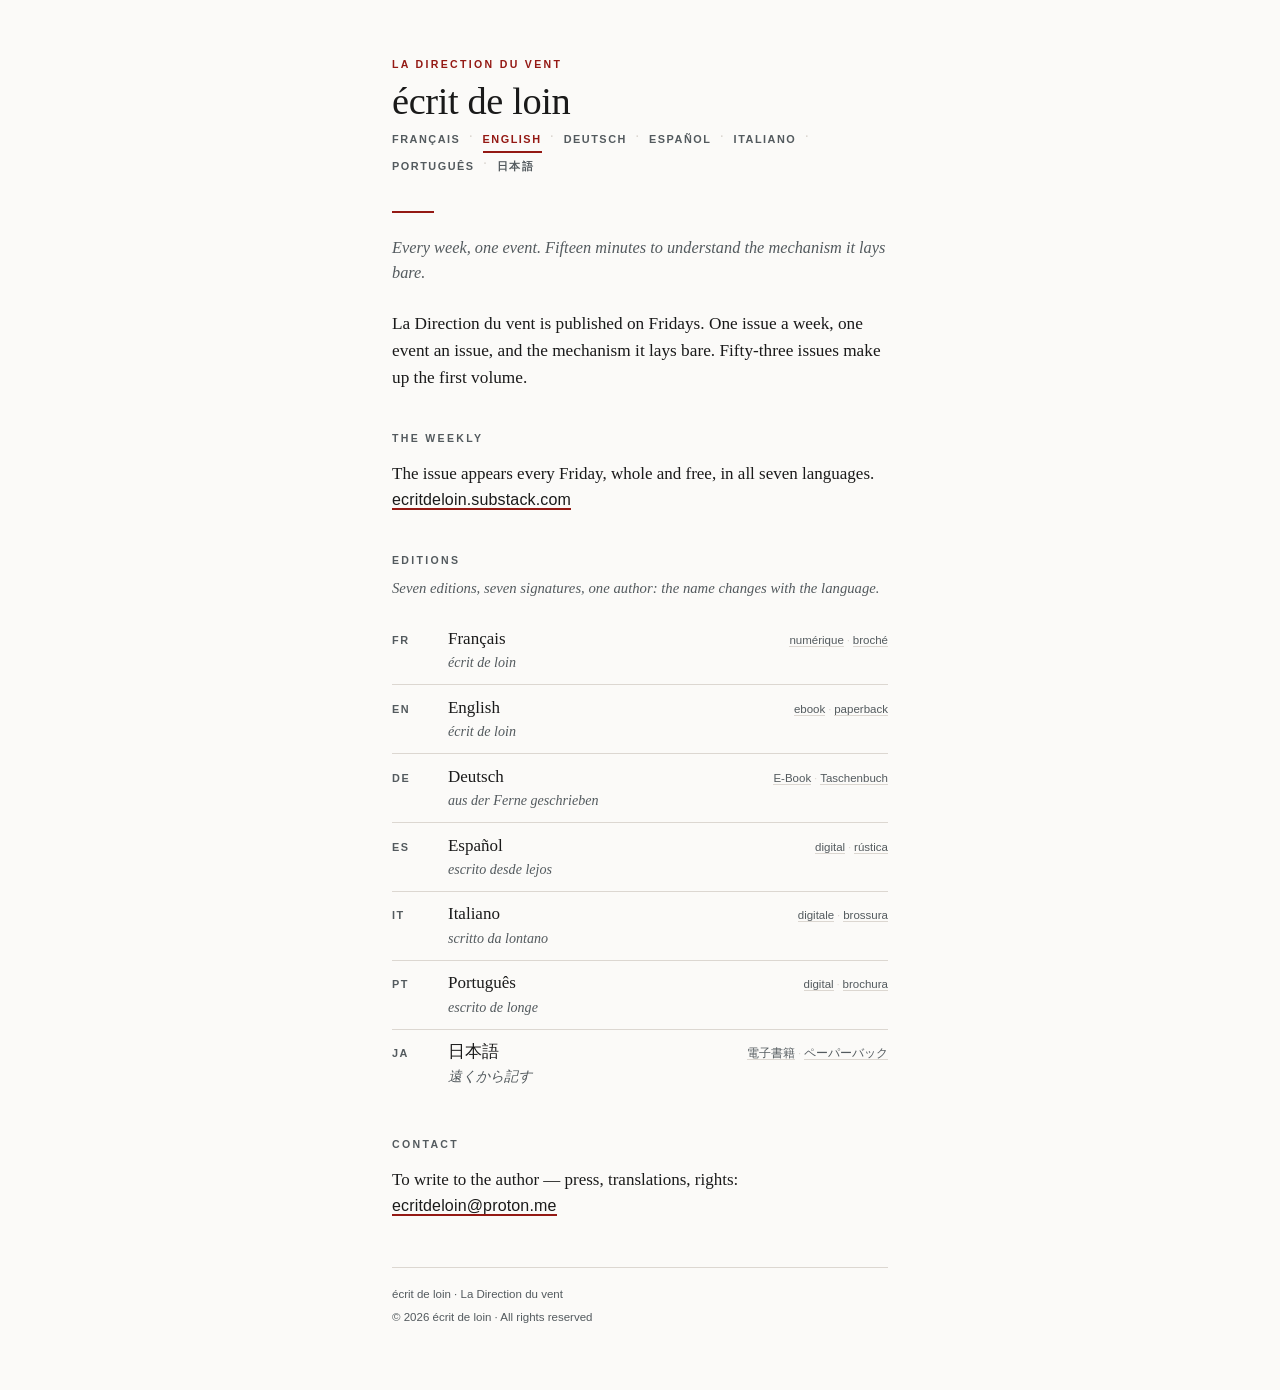
<file: index.html>
<!doctype html>
<html lang="en">
<head>
<meta charset="utf-8">
<meta name="viewport" content="width=device-width,initial-scale=1">
<title>Every week, one event — La Direction du vent</title>
<meta name="description" content="Fifteen minutes to understand the mechanism it lays bare. One issue a week, on Fridays. Fifty-three issues make up the first volume, in seven languages.">
<link rel="canonical" href="https://ecritdeloin.github.io/">
<link rel="alternate" hreflang="x-default" href="https://ecritdeloin.github.io/">
<link rel="alternate" hreflang="fr" href="https://ecritdeloin.github.io/fr/">
<link rel="alternate" hreflang="en" href="https://ecritdeloin.github.io/en/">
<link rel="alternate" hreflang="de" href="https://ecritdeloin.github.io/de/">
<link rel="alternate" hreflang="es" href="https://ecritdeloin.github.io/es/">
<link rel="alternate" hreflang="it" href="https://ecritdeloin.github.io/it/">
<link rel="alternate" hreflang="pt" href="https://ecritdeloin.github.io/pt/">
<link rel="alternate" hreflang="ja" href="https://ecritdeloin.github.io/ja/">
<link rel="icon" type="image/png" href="https://ecritdeloin.github.io/logo.png">
<meta property="og:type" content="website">
<meta property="og:site_name" content="La Direction du vent">
<meta property="og:title" content="Every week, one event — La Direction du vent">
<meta property="og:description" content="Fifteen minutes to understand the mechanism it lays bare. One issue a week, on Fridays. Fifty-three issues make up the first volume, in seven languages.">
<meta property="og:url" content="https://ecritdeloin.github.io/">
<meta property="og:locale" content="en_GB">
<meta property="og:locale:alternate" content="fr_FR">
<meta property="og:locale:alternate" content="de_DE">
<meta property="og:locale:alternate" content="es_ES">
<meta property="og:locale:alternate" content="it_IT">
<meta property="og:locale:alternate" content="pt_PT">
<meta property="og:locale:alternate" content="ja_JP">
<meta property="og:image" content="https://ecritdeloin.github.io/logo.png">
<meta name="twitter:card" content="summary">
<meta name="twitter:title" content="Every week, one event — La Direction du vent">
<meta name="twitter:description" content="Fifteen minutes to understand the mechanism it lays bare. One issue a week, on Fridays. Fifty-three issues make up the first volume, in seven languages.">
<meta name="twitter:image" content="https://ecritdeloin.github.io/logo.png">
<style>
  :root{
    --paper:#fbfaf8; --ink:#1a1a1a; --steel:#535a5e;
    --cayenne:#941914; --rule:#dcd7d1;
    --serif:"Iowan Old Style","Palatino Linotype",Palatino,Georgia,"Times New Roman",serif;
    --sans:"Helvetica Neue",Helvetica,Arial,sans-serif;
  }
  *{box-sizing:border-box}
  body{
    margin:0; background:var(--paper); color:var(--ink);
    font-family:var(--serif); font-size:17px; line-height:1.55;
    -webkit-font-smoothing:antialiased;
  }
  .sheet{max-width:34rem; margin:0 auto; padding:3.5rem 1.5rem 4rem}

  .rub{
    font-family:var(--sans); font-size:.66rem; font-weight:600;
    letter-spacing:.22em; text-transform:uppercase; color:var(--cayenne);
    margin:0 0 .5rem;
  }
  h1{
    font-family:var(--serif); font-weight:400; font-size:2.4rem; line-height:1.1;
    margin:0 0 .35rem; letter-spacing:-.01em;
  }
  .sub{
    font-style:italic; color:var(--steel); margin:0 0 1.6rem; font-size:1.02rem;
  }
  hr{border:0; border-top:1px solid var(--rule); margin:1.8rem 0}
  .keyline{border:0; border-top:2px solid var(--cayenne); width:2.6rem; margin:1.4rem 0}

  p{margin:0 0 1rem}
  .lede{font-size:1.08rem}

  h2{
    font-family:var(--sans); font-size:.66rem; font-weight:600;
    letter-spacing:.22em; text-transform:uppercase; color:var(--steel);
    margin:2.4rem 0 .9rem;
  }

  /* — sélecteur de langue — */
  .picker{
    display:flex; flex-wrap:wrap; gap:.1rem .55rem;
    font-family:var(--sans); font-size:.68rem; font-weight:600;
    letter-spacing:.14em; text-transform:uppercase;
    margin:0 0 1.9rem;
  }
  .picker button{
    font:inherit; letter-spacing:inherit; text-transform:inherit;
    background:none; border:0; padding:.2rem 0; cursor:pointer;
    color:var(--steel); border-bottom:2px solid transparent;
  }
  .picker button:hover{color:var(--cayenne)}
  .picker button[aria-current="true"]{color:var(--cayenne); border-bottom-color:var(--cayenne)}
  .picker .sep{color:var(--rule)}

  /* pages statiques : le sélecteur est fait de liens, pas de boutons */
  .picker a{
    font:inherit; letter-spacing:inherit; text-transform:inherit;
    color:var(--steel); text-decoration:none;
    padding:.2rem 0; border-bottom:2px solid transparent;
  }
  .picker a:hover{color:var(--cayenne)}
  .picker .ici{
    color:var(--cayenne); border-bottom:2px solid var(--cayenne);
    padding:.2rem 0;
  }

  /* sans JS, les sept blocs restent visibles et lisibles */
  .say:not([hidden]) + .say:not([hidden]),
  .ct:not([hidden]) + .ct:not([hidden]){border-top:1px dotted var(--rule); padding-top:1.1rem; margin-top:1.1rem}

  /* — liste des éditions — */
  .nt{font-style:italic; color:var(--steel); font-size:.92rem; margin:-.35rem 0 1rem}
  ul.ed{list-style:none; margin:0; padding:0}
  ul.ed li{
    display:flex; gap:.9rem; align-items:baseline;
    padding:.62rem 0; border-bottom:1px solid var(--rule);
  }
  ul.ed li:last-child{border-bottom:0}
  .lang{
    font-family:var(--sans); font-size:.68rem; font-weight:600; letter-spacing:.14em;
    text-transform:uppercase; color:var(--steel); flex:0 0 2.6rem;
  }
  .ed-t{flex:1 1 auto}
  .ed-t .who{display:block; font-style:italic; color:var(--steel); font-size:.88rem}
  .fmt{font-family:var(--sans); font-size:.72rem; white-space:nowrap; color:var(--steel)}
  .fmt a{color:var(--steel); text-decoration:none; border-bottom:1px solid var(--rule)}
  .fmt a:hover{color:var(--cayenne); border-bottom-color:var(--cayenne)}
  .fmt .dot{padding:0 .18rem; color:var(--rule)}

  .mail{
    font-family:var(--sans); font-size:1rem; letter-spacing:.01em;
    color:var(--ink); text-decoration:none; border-bottom:2px solid var(--cayenne);
  }
  .mail:hover{color:var(--cayenne)}

  footer{
    margin-top:3rem; padding-top:1.1rem; border-top:1px solid var(--rule);
    font-family:var(--sans); font-size:.72rem; color:var(--steel);
  }
  footer .rights{display:block; margin-top:.3rem}

  @media (max-width:30rem){
    .sheet{padding:2.4rem 1.15rem 3rem}
    h1{font-size:2rem}
    ul.ed li{flex-wrap:wrap; gap:.35rem .9rem}
    .lang{flex-basis:100%}
    .fmt{flex-basis:100%}
  }
</style>
</head>
<body>
<div class="sheet">

  <p class="rub">La Direction du vent</p>
  <h1>écrit de loin</h1>

  <nav class="picker" id="picker" aria-label="Language">
    <button type="button" data-go="fr" lang="fr">Français</button><span class="sep">·</span><button type="button" data-go="en" lang="en">English</button><span class="sep">·</span><button type="button" data-go="de" lang="de">Deutsch</button><span class="sep">·</span><button type="button" data-go="es" lang="es">Español</button><span class="sep">·</span><button type="button" data-go="it" lang="it">Italiano</button><span class="sep">·</span><button type="button" data-go="pt" lang="pt">Português</button><span class="sep">·</span><button type="button" data-go="ja" lang="ja">日本語</button>
  </nav>

  <hr class="keyline">

  <div class="say" data-lang="fr" lang="fr">
    <p class="sub">Chaque semaine, un événement. Quinze minutes pour comprendre le mécanisme qu'il révèle.</p>
    <p class="lede">La Direction du vent paraît le vendredi. Un numéro par semaine, un événement par numéro, et le mécanisme qu'il met à découvert. Cinquante-trois numéros composent le premier volume.</p>
  </div>

  <div class="say" data-lang="en" lang="en">
    <p class="sub">Every week, one event. Fifteen minutes to understand the mechanism it lays bare.</p>
    <p class="lede">La Direction du vent is published on Fridays. One issue a week, one event an issue, and the mechanism it lays bare. Fifty-three issues make up the first volume.</p>
  </div>

  <div class="say" data-lang="de" lang="de">
    <p class="sub">Jede Woche ein Ereignis. Fünfzehn Minuten, um den Mechanismus zu verstehen, den es freilegt.</p>
    <p class="lede">La Direction du vent erscheint freitags. Eine Ausgabe pro Woche, ein Ereignis pro Ausgabe, und der Mechanismus, den es freilegt. Dreiundfünfzig Ausgaben bilden den ersten Band.</p>
  </div>

  <div class="say" data-lang="es" lang="es">
    <p class="sub">Cada semana, un acontecimiento. Quince minutos para entender el mecanismo que pone al descubierto.</p>
    <p class="lede">La Direction du vent aparece los viernes. Un número por semana, un acontecimiento por número, y el mecanismo que pone al descubierto. Cincuenta y tres números componen el primer volumen.</p>
  </div>

  <div class="say" data-lang="it" lang="it">
    <p class="sub">Ogni settimana, un avvenimento. Quindici minuti per capire il meccanismo che mette a nudo.</p>
    <p class="lede">La Direction du vent esce il venerdì. Un numero a settimana, un avvenimento per numero, e il meccanismo che mette a nudo. Cinquantatré numeri compongono il primo volume.</p>
  </div>

  <div class="say" data-lang="pt" lang="pt">
    <p class="sub">Todas as semanas, um acontecimento. Quinze minutos para perceber o mecanismo que põe a nu.</p>
    <p class="lede">La Direction du vent sai às sextas-feiras. Um número por semana, um acontecimento por número, e o mecanismo que põe a nu. Cinquenta e três números compõem o primeiro volume.</p>
  </div>

  <div class="say" data-lang="ja" lang="ja">
    <p class="sub">毎週、ひとつの出来事。十五分で、それが露わにする仕組みをつかむ。</p>
    <p class="lede">『La Direction du vent』は毎週金曜日に出る。一週間にひとつの号、ひとつの号にひとつの出来事、そしてそれが露わにする仕組み。第一巻は五十三の号からなる。</p>
  </div>

  <h2 class="hd" data-hd="hebdo">The weekly</h2>

  <div class="hb" data-lang="fr" lang="fr"><p>Le numéro paraît chaque vendredi, entier et gratuit, dans les sept langues.<br>
  <a class="mail" href="https://ecritdeloin.substack.com">ecritdeloin.substack.com</a></p></div>
  <div class="hb" data-lang="en" lang="en"><p>The issue appears every Friday, whole and free, in all seven languages.<br>
  <a class="mail" href="https://ecritdeloin.substack.com">ecritdeloin.substack.com</a></p></div>
  <div class="hb" data-lang="de" lang="de"><p>Die Ausgabe erscheint jeden Freitag, ganz und kostenlos, in allen sieben Sprachen.<br>
  <a class="mail" href="https://ecritdeloin.substack.com">ecritdeloin.substack.com</a></p></div>
  <div class="hb" data-lang="es" lang="es"><p>El número aparece cada viernes, entero y gratuito, en las siete lenguas.<br>
  <a class="mail" href="https://ecritdeloin.substack.com">ecritdeloin.substack.com</a></p></div>
  <div class="hb" data-lang="it" lang="it"><p>Il numero esce ogni venerdì, intero e gratuito, in tutte e sette le lingue.<br>
  <a class="mail" href="https://ecritdeloin.substack.com">ecritdeloin.substack.com</a></p></div>
  <div class="hb" data-lang="pt" lang="pt"><p>O número sai todas as sextas-feiras, inteiro e gratuito, nas sete línguas.<br>
  <a class="mail" href="https://ecritdeloin.substack.com">ecritdeloin.substack.com</a></p></div>
  <div class="hb" data-lang="ja" lang="ja"><p>号は毎週金曜日に、全体が無料で、七つの言語すべてで出る。<br>
  <a class="mail" href="https://ecritdeloin.substack.com">ecritdeloin.substack.com</a></p></div>

  <h2 class="hd" data-hd="editions">Editions</h2>

  <p class="nt" data-lang="fr" lang="fr">Sept éditions, sept signatures, un seul auteur : le nom change avec la langue.</p>
  <p class="nt" data-lang="en" lang="en">Seven editions, seven signatures, one author: the name changes with the language.</p>
  <p class="nt" data-lang="de" lang="de">Sieben Sprachausgaben, sieben Signaturen, ein Autor: der Name wechselt mit der Sprache.</p>
  <p class="nt" data-lang="es" lang="es">Siete ediciones, siete firmas, un solo autor: el nombre cambia con la lengua.</p>
  <p class="nt" data-lang="it" lang="it">Sette edizioni, sette firme, un solo autore: il nome cambia con la lingua.</p>
  <p class="nt" data-lang="pt" lang="pt">Sete edições, sete assinaturas, um só autor: o nome muda com a língua.</p>
  <p class="nt" data-lang="ja" lang="ja">七つの版、七つの署名、著者はひとり。名は言語とともに変わる。</p>

  <ul class="ed">
    <li>
      <span class="lang">FR</span>
      <span class="ed-t" lang="fr">Français<span class="who">écrit de loin</span></span>
      <span class="fmt" lang="fr"><a href="https://www.amazon.fr/dp/B0HHJQWG64">numérique</a><span class="dot">·</span><a href="https://www.amazon.fr/dp/B0HHJSZKZ5">broché</a></span>
    </li>
    <li>
      <span class="lang">EN</span>
      <span class="ed-t" lang="en">English<span class="who">écrit de loin</span></span>
      <span class="fmt" lang="en"><a href="https://www.amazon.com/dp/B0HHFZFDJ3">ebook</a><span class="dot">·</span><a href="https://www.amazon.com/dp/B0HHJ3MZLS">paperback</a></span>
    </li>
    <li>
      <span class="lang">DE</span>
      <span class="ed-t" lang="de">Deutsch<span class="who">aus der Ferne geschrieben</span></span>
      <span class="fmt" lang="de"><a href="https://www.amazon.de/dp/B0HHJSJW9L">E-Book</a><span class="dot">·</span><a href="https://www.amazon.de/dp/B0HHJXKGLG">Taschenbuch</a></span>
    </li>
    <li>
      <span class="lang">ES</span>
      <span class="ed-t" lang="es">Español<span class="who">escrito desde lejos</span></span>
      <span class="fmt" lang="es"><a href="https://www.amazon.es/dp/B0HHJVWYWV">digital</a><span class="dot">·</span><a href="https://www.amazon.es/dp/B0HHK5GX8Z">rústica</a></span>
    </li>
    <li>
      <span class="lang">IT</span>
      <span class="ed-t" lang="it">Italiano<span class="who">scritto da lontano</span></span>
      <span class="fmt" lang="it"><a href="https://www.amazon.it/dp/B0HHL5JHBM">digitale</a><span class="dot">·</span><a href="https://www.amazon.it/dp/B0HHKNQSZ2">brossura</a></span>
    </li>
    <li>
      <span class="lang">PT</span>
      <span class="ed-t" lang="pt">Português<span class="who">escrito de longe</span></span>
      <span class="fmt" lang="pt"><a href="https://www.amazon.com.br/dp/B0HHK7PK4W">digital</a><span class="dot">·</span><a href="https://www.amazon.com.br/dp/B0HHLD9Z6T">brochura</a></span>
    </li>
    <li>
      <span class="lang">JA</span>
      <span class="ed-t" lang="ja">日本語<span class="who">遠くから記す</span></span>
      <span class="fmt" lang="ja"><a href="https://www.amazon.co.jp/dp/B0HHNVQ7XV">電子書籍</a><span class="dot">·</span><a href="https://www.amazon.co.jp/dp/B0HHSJ1YGT">ペーパーバック</a></span>
    </li>
  </ul>

  <h2 class="hd" data-hd="contact">Contact</h2>

  <div class="ct" data-lang="fr" lang="fr"><p>Pour écrire à l'auteur — presse, traductions, droits :<br>
  <a class="mail" href="mailto:ecritdeloin@proton.me">ecritdeloin@proton.me</a></p></div>
  <div class="ct" data-lang="en" lang="en"><p>To write to the author — press, translations, rights:<br>
  <a class="mail" href="mailto:ecritdeloin@proton.me">ecritdeloin@proton.me</a></p></div>
  <div class="ct" data-lang="de" lang="de"><p>Um dem Autor zu schreiben — Presse, Übersetzungen, Rechte:<br>
  <a class="mail" href="mailto:ecritdeloin@proton.me">ecritdeloin@proton.me</a></p></div>
  <div class="ct" data-lang="es" lang="es"><p>Para escribir al autor — prensa, traducciones, derechos:<br>
  <a class="mail" href="mailto:ecritdeloin@proton.me">ecritdeloin@proton.me</a></p></div>
  <div class="ct" data-lang="it" lang="it"><p>Per scrivere all'autore — stampa, traduzioni, diritti:<br>
  <a class="mail" href="mailto:ecritdeloin@proton.me">ecritdeloin@proton.me</a></p></div>
  <div class="ct" data-lang="pt" lang="pt"><p>Para escrever ao autor — imprensa, traduções, direitos:<br>
  <a class="mail" href="mailto:ecritdeloin@proton.me">ecritdeloin@proton.me</a></p></div>
  <div class="ct" data-lang="ja" lang="ja"><p>著者への連絡 — 報道、翻訳、権利：<br>
  <a class="mail" href="mailto:ecritdeloin@proton.me">ecritdeloin@proton.me</a></p></div>

  <footer>
    écrit de loin · La Direction du vent
    <span class="rights">© 2026 écrit de loin<span class="hd-r" data-hd="rights"> · All rights reserved</span></span>
  </footer>

</div>
<script>
(function(){
  var LANGS = ["fr", "en", "de", "es", "it", "pt", "ja"];
  var HD = {
    hebdo:    {"fr": "L'hebdomadaire", "en": "The weekly", "de": "Die Wochenzeitung", "es": "El semanario", "it": "Il settimanale", "pt": "O semanário", "ja": "週刊"},
    editions: {"fr": "Éditions", "en": "Editions", "de": "Sprachausgaben", "es": "Ediciones", "it": "Edizioni", "pt": "Edições", "ja": "各言語版"},
    contact:  {"fr": "Contact", "en": "Contact", "de": "Kontakt", "es": "Contacto", "it": "Contatti", "pt": "Contacto", "ja": "連絡先"},
    rights:   {"fr": " · Tous droits réservés", "en": " · All rights reserved", "de": " · Alle Rechte vorbehalten", "es": " · Todos los derechos reservados", "it": " · Tutti i diritti riservati", "pt": " · Todos os direitos reservados", "ja": " · 無断転載を禁じる"}
  };
  var TITRE = {"fr": "Chaque semaine, un événement — La Direction du vent", "en": "Every week, one event — La Direction du vent", "de": "Jede Woche ein Ereignis — La Direction du vent", "es": "Cada semana, un acontecimiento — La Direction du vent", "it": "Ogni settimana, un avvenimento — La Direction du vent", "pt": "Todas as semanas, um acontecimento — La Direction du vent", "ja": "毎週、ひとつの出来事 — La Direction du vent"};
  var DESC  = {"fr": "Quinze minutes pour comprendre le mécanisme qu'il révèle. Un numéro par semaine, le vendredi. Cinquante-trois numéros composent le premier volume, en sept langues.", "en": "Fifteen minutes to understand the mechanism it lays bare. One issue a week, on Fridays. Fifty-three issues make up the first volume, in seven languages.", "de": "Fünfzehn Minuten, um den Mechanismus zu verstehen, den es freilegt. Eine Ausgabe pro Woche, freitags. Dreiundfünfzig Ausgaben bilden den ersten Band, in sieben Sprachen.", "es": "Quince minutos para entender el mecanismo que pone al descubierto. Un número por semana, los viernes. Cincuenta y tres números componen el primer volumen, en siete lenguas.", "it": "Quindici minuti per capire il meccanismo che mette a nudo. Un numero a settimana, il venerdì. Cinquantatré numeri compongono il primo volume, in sette lingue.", "pt": "Quinze minutos para perceber o mecanismo que põe a nu. Um número por semana, às sextas-feiras. Cinquenta e três números compõem o primeiro volume, em sete línguas.", "ja": "十五分で、それが露わにする仕組みをつかむ。毎週金曜日にひとつの号。第一巻は五十三の号からなり、七つの言語で存在する。"};

  function pick(){
    var q = new URLSearchParams(location.search).get("lang");
    if (q && LANGS.indexOf(q) > -1) return q;
    var stored = null;
    try { stored = localStorage.getItem("edl-lang"); } catch(e){}
    if (stored && LANGS.indexOf(stored) > -1) return stored;
    var nav = (navigator.languages || [navigator.language || "fr"]);
    for (var i = 0; i < nav.length; i++){
      var code = String(nav[i]).slice(0,2).toLowerCase();
      if (LANGS.indexOf(code) > -1) return code;
    }
    return "en";
  }

  function show(lang){
    var blocks = document.querySelectorAll(".say, .ct, .nt, .hb");
    for (var i = 0; i < blocks.length; i++){
      blocks[i].hidden = (blocks[i].getAttribute("data-lang") !== lang);
    }
    var heads = document.querySelectorAll("[data-hd]");
    for (var j = 0; j < heads.length; j++){
      var key = heads[j].getAttribute("data-hd");
      if (HD[key] && HD[key][lang]) heads[j].textContent = HD[key][lang];
    }
    var btns = document.querySelectorAll("#picker button");
    for (var k = 0; k < btns.length; k++){
      btns[k].setAttribute("aria-current", btns[k].getAttribute("data-go") === lang ? "true" : "false");
    }
    document.documentElement.lang = lang;
    if (TITRE[lang]) document.title = TITRE[lang];
    var md = document.querySelector('meta[name="description"]');
    if (md && DESC[lang]) md.setAttribute("content", DESC[lang]);
    var pl = document.getElementById("plein");
    if (pl) pl.setAttribute("href", "https://ecritdeloin.github.io/" + lang + "/");
    try { localStorage.setItem("edl-lang", lang); } catch(e){}
  }

  document.getElementById("picker").addEventListener("click", function(ev){
    var b = ev.target.closest("button[data-go]");
    if (b) show(b.getAttribute("data-go"));
  });

  show(pick());
})();
</script>
</body>
</html>
</file>
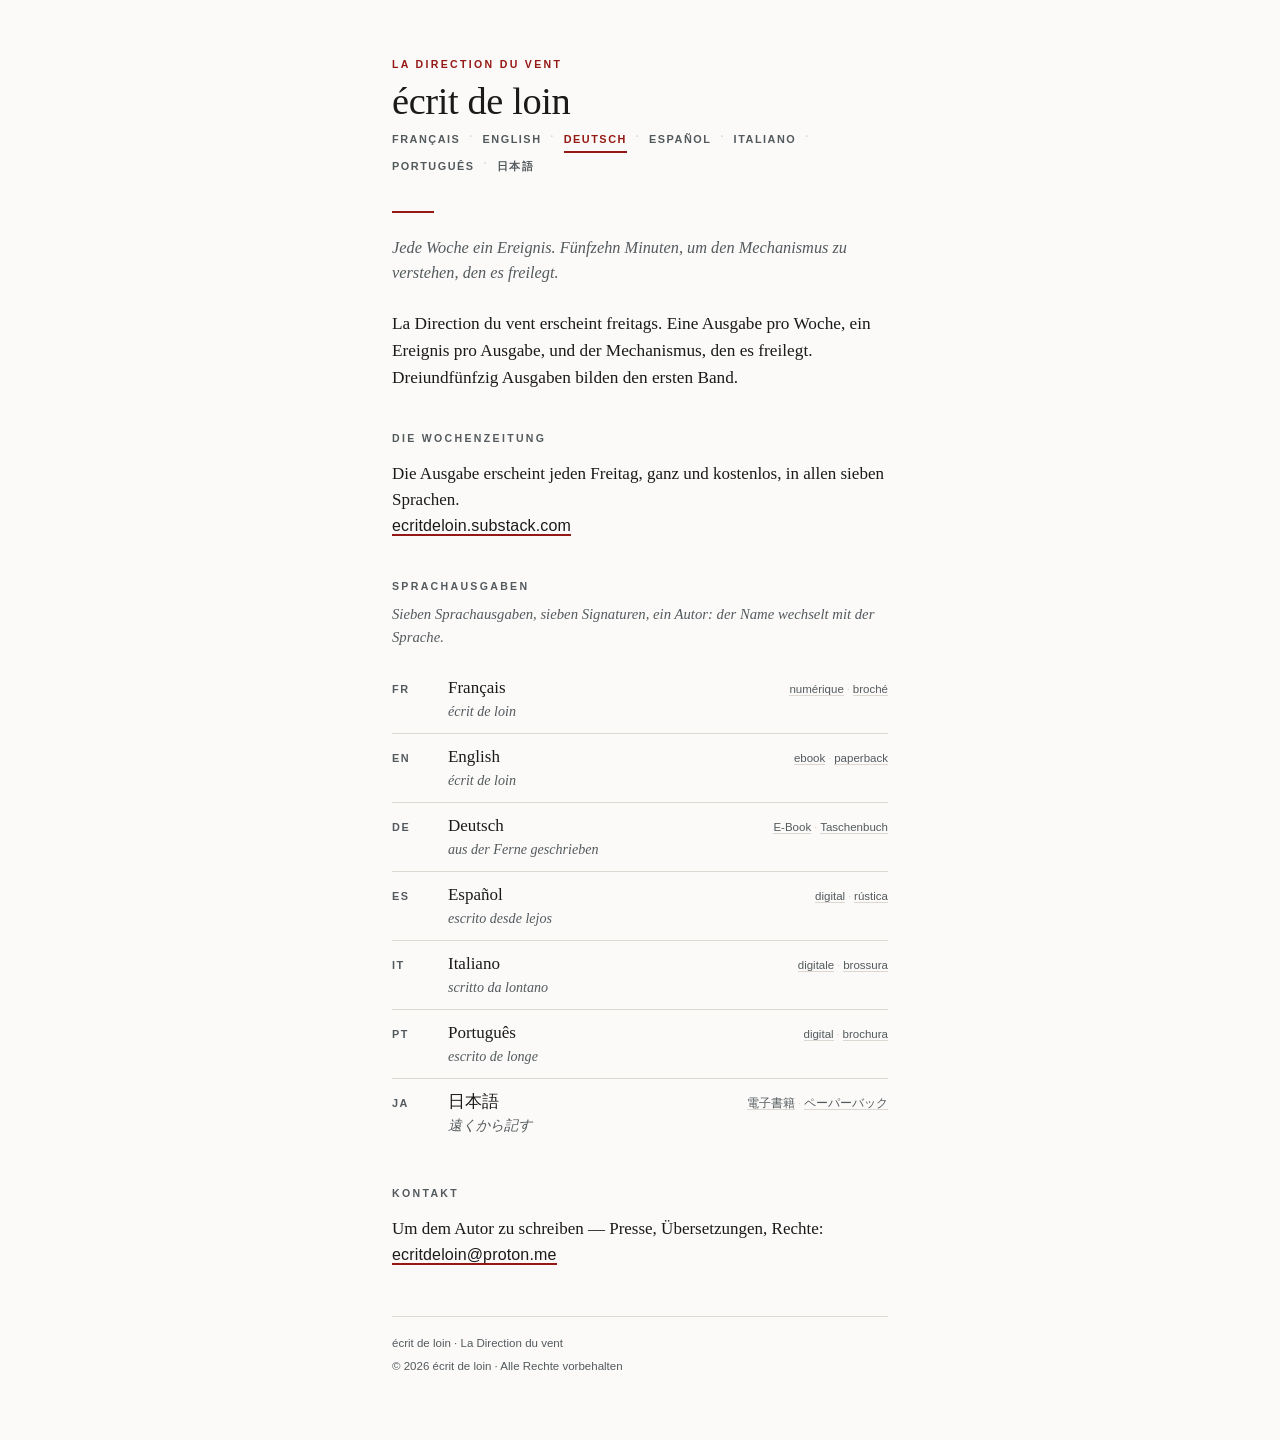
<file: de/index.html>
<!doctype html>
<html lang="de">
<head>
<meta charset="utf-8">
<meta name="viewport" content="width=device-width,initial-scale=1">
<title>Jede Woche ein Ereignis — La Direction du vent</title>
<meta name="description" content="Fünfzehn Minuten, um den Mechanismus zu verstehen, den es freilegt. Eine Ausgabe pro Woche, freitags. Dreiundfünfzig Ausgaben bilden den ersten Band, in sieben Sprachen.">
<link rel="canonical" href="https://ecritdeloin.github.io/de/">
<link rel="alternate" hreflang="x-default" href="https://ecritdeloin.github.io/">
<link rel="alternate" hreflang="fr" href="https://ecritdeloin.github.io/fr/">
<link rel="alternate" hreflang="en" href="https://ecritdeloin.github.io/en/">
<link rel="alternate" hreflang="de" href="https://ecritdeloin.github.io/de/">
<link rel="alternate" hreflang="es" href="https://ecritdeloin.github.io/es/">
<link rel="alternate" hreflang="it" href="https://ecritdeloin.github.io/it/">
<link rel="alternate" hreflang="pt" href="https://ecritdeloin.github.io/pt/">
<link rel="alternate" hreflang="ja" href="https://ecritdeloin.github.io/ja/">
<link rel="icon" type="image/png" href="https://ecritdeloin.github.io/logo.png">
<meta property="og:type" content="website">
<meta property="og:site_name" content="La Direction du vent">
<meta property="og:title" content="Jede Woche ein Ereignis — La Direction du vent">
<meta property="og:description" content="Fünfzehn Minuten, um den Mechanismus zu verstehen, den es freilegt. Eine Ausgabe pro Woche, freitags. Dreiundfünfzig Ausgaben bilden den ersten Band, in sieben Sprachen.">
<meta property="og:url" content="https://ecritdeloin.github.io/de/">
<meta property="og:locale" content="de_DE">
<meta property="og:locale:alternate" content="fr_FR">
<meta property="og:locale:alternate" content="en_GB">
<meta property="og:locale:alternate" content="es_ES">
<meta property="og:locale:alternate" content="it_IT">
<meta property="og:locale:alternate" content="pt_PT">
<meta property="og:locale:alternate" content="ja_JP">
<meta property="og:image" content="https://ecritdeloin.github.io/logo.png">
<meta name="twitter:card" content="summary">
<meta name="twitter:title" content="Jede Woche ein Ereignis — La Direction du vent">
<meta name="twitter:description" content="Fünfzehn Minuten, um den Mechanismus zu verstehen, den es freilegt. Eine Ausgabe pro Woche, freitags. Dreiundfünfzig Ausgaben bilden den ersten Band, in sieben Sprachen.">
<meta name="twitter:image" content="https://ecritdeloin.github.io/logo.png">
<style>
  :root{
    --paper:#fbfaf8; --ink:#1a1a1a; --steel:#535a5e;
    --cayenne:#941914; --rule:#dcd7d1;
    --serif:"Iowan Old Style","Palatino Linotype",Palatino,Georgia,"Times New Roman",serif;
    --sans:"Helvetica Neue",Helvetica,Arial,sans-serif;
  }
  *{box-sizing:border-box}
  body{
    margin:0; background:var(--paper); color:var(--ink);
    font-family:var(--serif); font-size:17px; line-height:1.55;
    -webkit-font-smoothing:antialiased;
  }
  .sheet{max-width:34rem; margin:0 auto; padding:3.5rem 1.5rem 4rem}

  .rub{
    font-family:var(--sans); font-size:.66rem; font-weight:600;
    letter-spacing:.22em; text-transform:uppercase; color:var(--cayenne);
    margin:0 0 .5rem;
  }
  h1{
    font-family:var(--serif); font-weight:400; font-size:2.4rem; line-height:1.1;
    margin:0 0 .35rem; letter-spacing:-.01em;
  }
  .sub{
    font-style:italic; color:var(--steel); margin:0 0 1.6rem; font-size:1.02rem;
  }
  hr{border:0; border-top:1px solid var(--rule); margin:1.8rem 0}
  .keyline{border:0; border-top:2px solid var(--cayenne); width:2.6rem; margin:1.4rem 0}

  p{margin:0 0 1rem}
  .lede{font-size:1.08rem}

  h2{
    font-family:var(--sans); font-size:.66rem; font-weight:600;
    letter-spacing:.22em; text-transform:uppercase; color:var(--steel);
    margin:2.4rem 0 .9rem;
  }

  /* — sélecteur de langue — */
  .picker{
    display:flex; flex-wrap:wrap; gap:.1rem .55rem;
    font-family:var(--sans); font-size:.68rem; font-weight:600;
    letter-spacing:.14em; text-transform:uppercase;
    margin:0 0 1.9rem;
  }
  .picker button{
    font:inherit; letter-spacing:inherit; text-transform:inherit;
    background:none; border:0; padding:.2rem 0; cursor:pointer;
    color:var(--steel); border-bottom:2px solid transparent;
  }
  .picker button:hover{color:var(--cayenne)}
  .picker button[aria-current="true"]{color:var(--cayenne); border-bottom-color:var(--cayenne)}
  .picker .sep{color:var(--rule)}

  /* pages statiques : le sélecteur est fait de liens, pas de boutons */
  .picker a{
    font:inherit; letter-spacing:inherit; text-transform:inherit;
    color:var(--steel); text-decoration:none;
    padding:.2rem 0; border-bottom:2px solid transparent;
  }
  .picker a:hover{color:var(--cayenne)}
  .picker .ici{
    color:var(--cayenne); border-bottom:2px solid var(--cayenne);
    padding:.2rem 0;
  }

  /* sans JS, les sept blocs restent visibles et lisibles */
  .say:not([hidden]) + .say:not([hidden]),
  .ct:not([hidden]) + .ct:not([hidden]){border-top:1px dotted var(--rule); padding-top:1.1rem; margin-top:1.1rem}

  /* — liste des éditions — */
  .nt{font-style:italic; color:var(--steel); font-size:.92rem; margin:-.35rem 0 1rem}
  ul.ed{list-style:none; margin:0; padding:0}
  ul.ed li{
    display:flex; gap:.9rem; align-items:baseline;
    padding:.62rem 0; border-bottom:1px solid var(--rule);
  }
  ul.ed li:last-child{border-bottom:0}
  .lang{
    font-family:var(--sans); font-size:.68rem; font-weight:600; letter-spacing:.14em;
    text-transform:uppercase; color:var(--steel); flex:0 0 2.6rem;
  }
  .ed-t{flex:1 1 auto}
  .ed-t .who{display:block; font-style:italic; color:var(--steel); font-size:.88rem}
  .fmt{font-family:var(--sans); font-size:.72rem; white-space:nowrap; color:var(--steel)}
  .fmt a{color:var(--steel); text-decoration:none; border-bottom:1px solid var(--rule)}
  .fmt a:hover{color:var(--cayenne); border-bottom-color:var(--cayenne)}
  .fmt .dot{padding:0 .18rem; color:var(--rule)}

  .mail{
    font-family:var(--sans); font-size:1rem; letter-spacing:.01em;
    color:var(--ink); text-decoration:none; border-bottom:2px solid var(--cayenne);
  }
  .mail:hover{color:var(--cayenne)}

  footer{
    margin-top:3rem; padding-top:1.1rem; border-top:1px solid var(--rule);
    font-family:var(--sans); font-size:.72rem; color:var(--steel);
  }
  footer .rights{display:block; margin-top:.3rem}

  @media (max-width:30rem){
    .sheet{padding:2.4rem 1.15rem 3rem}
    h1{font-size:2rem}
    ul.ed li{flex-wrap:wrap; gap:.35rem .9rem}
    .lang{flex-basis:100%}
    .fmt{flex-basis:100%}
  }
</style>
</head>
<body>
<div class="sheet">

  <p class="rub">La Direction du vent</p>
  <h1>écrit de loin</h1>

  <nav class="picker" aria-label="Sprache">
    <a href="https://ecritdeloin.github.io/fr/" lang="fr" hreflang="fr">Français</a><span class="sep">·</span><a href="https://ecritdeloin.github.io/en/" lang="en" hreflang="en">English</a><span class="sep">·</span><span class="ici" lang="de" aria-current="page">Deutsch</span><span class="sep">·</span><a href="https://ecritdeloin.github.io/es/" lang="es" hreflang="es">Español</a><span class="sep">·</span><a href="https://ecritdeloin.github.io/it/" lang="it" hreflang="it">Italiano</a><span class="sep">·</span><a href="https://ecritdeloin.github.io/pt/" lang="pt" hreflang="pt">Português</a><span class="sep">·</span><a href="https://ecritdeloin.github.io/ja/" lang="ja" hreflang="ja">日本語</a>
  </nav>

  <hr class="keyline">

  <div lang="de">
    <p class="sub">Jede Woche ein Ereignis. Fünfzehn Minuten, um den Mechanismus zu verstehen, den es freilegt.</p>
    <p class="lede">La Direction du vent erscheint freitags. Eine Ausgabe pro Woche, ein Ereignis pro Ausgabe, und der Mechanismus, den es freilegt. Dreiundfünfzig Ausgaben bilden den ersten Band.</p>
  </div>

  <h2 class="hd">Die Wochenzeitung</h2>

  <div lang="de"><p>Die Ausgabe erscheint jeden Freitag, ganz und kostenlos, in allen sieben Sprachen.<br>
  <a class="mail" href="https://ecritdeloin.substack.com">ecritdeloin.substack.com</a></p></div>

  <h2 class="hd">Sprachausgaben</h2>

  <p class="nt" lang="de">Sieben Sprachausgaben, sieben Signaturen, ein Autor: der Name wechselt mit der Sprache.</p>

  <ul class="ed">
    <li>
      <span class="lang">FR</span>
      <span class="ed-t" lang="fr">Français<span class="who">écrit de loin</span></span>
      <span class="fmt" lang="fr"><a href="https://www.amazon.fr/dp/B0HHJQWG64">numérique</a><span class="dot">·</span><a href="https://www.amazon.fr/dp/B0HHJSZKZ5">broché</a></span>
    </li>
    <li>
      <span class="lang">EN</span>
      <span class="ed-t" lang="en">English<span class="who">écrit de loin</span></span>
      <span class="fmt" lang="en"><a href="https://www.amazon.com/dp/B0HHFZFDJ3">ebook</a><span class="dot">·</span><a href="https://www.amazon.com/dp/B0HHJ3MZLS">paperback</a></span>
    </li>
    <li>
      <span class="lang">DE</span>
      <span class="ed-t" lang="de">Deutsch<span class="who">aus der Ferne geschrieben</span></span>
      <span class="fmt" lang="de"><a href="https://www.amazon.de/dp/B0HHJSJW9L">E-Book</a><span class="dot">·</span><a href="https://www.amazon.de/dp/B0HHJXKGLG">Taschenbuch</a></span>
    </li>
    <li>
      <span class="lang">ES</span>
      <span class="ed-t" lang="es">Español<span class="who">escrito desde lejos</span></span>
      <span class="fmt" lang="es"><a href="https://www.amazon.es/dp/B0HHJVWYWV">digital</a><span class="dot">·</span><a href="https://www.amazon.es/dp/B0HHK5GX8Z">rústica</a></span>
    </li>
    <li>
      <span class="lang">IT</span>
      <span class="ed-t" lang="it">Italiano<span class="who">scritto da lontano</span></span>
      <span class="fmt" lang="it"><a href="https://www.amazon.it/dp/B0HHL5JHBM">digitale</a><span class="dot">·</span><a href="https://www.amazon.it/dp/B0HHKNQSZ2">brossura</a></span>
    </li>
    <li>
      <span class="lang">PT</span>
      <span class="ed-t" lang="pt">Português<span class="who">escrito de longe</span></span>
      <span class="fmt" lang="pt"><a href="https://www.amazon.com.br/dp/B0HHK7PK4W">digital</a><span class="dot">·</span><a href="https://www.amazon.com.br/dp/B0HHLD9Z6T">brochura</a></span>
    </li>
    <li>
      <span class="lang">JA</span>
      <span class="ed-t" lang="ja">日本語<span class="who">遠くから記す</span></span>
      <span class="fmt" lang="ja"><a href="https://www.amazon.co.jp/dp/B0HHNVQ7XV">電子書籍</a><span class="dot">·</span><a href="https://www.amazon.co.jp/dp/B0HHSJ1YGT">ペーパーバック</a></span>
    </li>
  </ul>

  <h2 class="hd">Kontakt</h2>

  <div lang="de"><p>Um dem Autor zu schreiben — Presse, Übersetzungen, Rechte:<br>
  <a class="mail" href="mailto:ecritdeloin@proton.me">ecritdeloin@proton.me</a></p></div>

  <footer>
    écrit de loin · La Direction du vent
    <span class="rights">© 2026 écrit de loin · Alle Rechte vorbehalten</span>
  </footer>

</div>
</body>
</html>
</file>
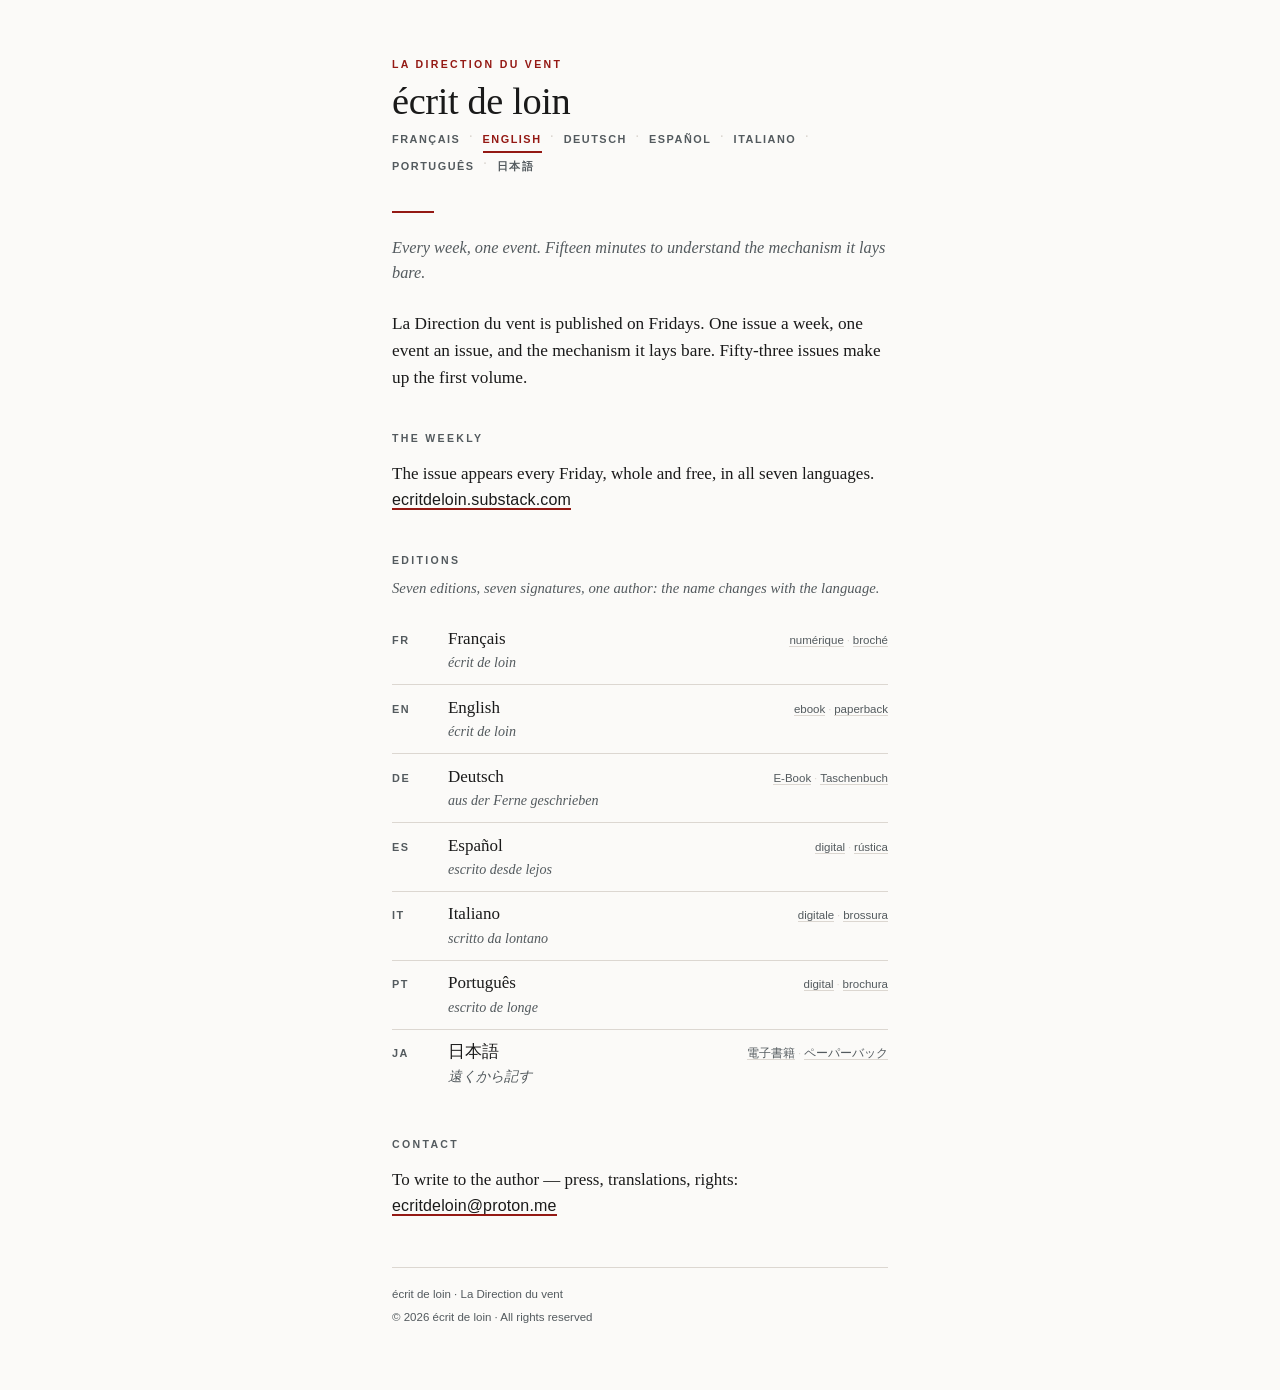
<file: en/index.html>
<!doctype html>
<html lang="en">
<head>
<meta charset="utf-8">
<meta name="viewport" content="width=device-width,initial-scale=1">
<title>Every week, one event — La Direction du vent</title>
<meta name="description" content="Fifteen minutes to understand the mechanism it lays bare. One issue a week, on Fridays. Fifty-three issues make up the first volume, in seven languages.">
<link rel="canonical" href="https://ecritdeloin.github.io/en/">
<link rel="alternate" hreflang="x-default" href="https://ecritdeloin.github.io/">
<link rel="alternate" hreflang="fr" href="https://ecritdeloin.github.io/fr/">
<link rel="alternate" hreflang="en" href="https://ecritdeloin.github.io/en/">
<link rel="alternate" hreflang="de" href="https://ecritdeloin.github.io/de/">
<link rel="alternate" hreflang="es" href="https://ecritdeloin.github.io/es/">
<link rel="alternate" hreflang="it" href="https://ecritdeloin.github.io/it/">
<link rel="alternate" hreflang="pt" href="https://ecritdeloin.github.io/pt/">
<link rel="alternate" hreflang="ja" href="https://ecritdeloin.github.io/ja/">
<link rel="icon" type="image/png" href="https://ecritdeloin.github.io/logo.png">
<meta property="og:type" content="website">
<meta property="og:site_name" content="La Direction du vent">
<meta property="og:title" content="Every week, one event — La Direction du vent">
<meta property="og:description" content="Fifteen minutes to understand the mechanism it lays bare. One issue a week, on Fridays. Fifty-three issues make up the first volume, in seven languages.">
<meta property="og:url" content="https://ecritdeloin.github.io/en/">
<meta property="og:locale" content="en_GB">
<meta property="og:locale:alternate" content="fr_FR">
<meta property="og:locale:alternate" content="de_DE">
<meta property="og:locale:alternate" content="es_ES">
<meta property="og:locale:alternate" content="it_IT">
<meta property="og:locale:alternate" content="pt_PT">
<meta property="og:locale:alternate" content="ja_JP">
<meta property="og:image" content="https://ecritdeloin.github.io/logo.png">
<meta name="twitter:card" content="summary">
<meta name="twitter:title" content="Every week, one event — La Direction du vent">
<meta name="twitter:description" content="Fifteen minutes to understand the mechanism it lays bare. One issue a week, on Fridays. Fifty-three issues make up the first volume, in seven languages.">
<meta name="twitter:image" content="https://ecritdeloin.github.io/logo.png">
<style>
  :root{
    --paper:#fbfaf8; --ink:#1a1a1a; --steel:#535a5e;
    --cayenne:#941914; --rule:#dcd7d1;
    --serif:"Iowan Old Style","Palatino Linotype",Palatino,Georgia,"Times New Roman",serif;
    --sans:"Helvetica Neue",Helvetica,Arial,sans-serif;
  }
  *{box-sizing:border-box}
  body{
    margin:0; background:var(--paper); color:var(--ink);
    font-family:var(--serif); font-size:17px; line-height:1.55;
    -webkit-font-smoothing:antialiased;
  }
  .sheet{max-width:34rem; margin:0 auto; padding:3.5rem 1.5rem 4rem}

  .rub{
    font-family:var(--sans); font-size:.66rem; font-weight:600;
    letter-spacing:.22em; text-transform:uppercase; color:var(--cayenne);
    margin:0 0 .5rem;
  }
  h1{
    font-family:var(--serif); font-weight:400; font-size:2.4rem; line-height:1.1;
    margin:0 0 .35rem; letter-spacing:-.01em;
  }
  .sub{
    font-style:italic; color:var(--steel); margin:0 0 1.6rem; font-size:1.02rem;
  }
  hr{border:0; border-top:1px solid var(--rule); margin:1.8rem 0}
  .keyline{border:0; border-top:2px solid var(--cayenne); width:2.6rem; margin:1.4rem 0}

  p{margin:0 0 1rem}
  .lede{font-size:1.08rem}

  h2{
    font-family:var(--sans); font-size:.66rem; font-weight:600;
    letter-spacing:.22em; text-transform:uppercase; color:var(--steel);
    margin:2.4rem 0 .9rem;
  }

  /* — sélecteur de langue — */
  .picker{
    display:flex; flex-wrap:wrap; gap:.1rem .55rem;
    font-family:var(--sans); font-size:.68rem; font-weight:600;
    letter-spacing:.14em; text-transform:uppercase;
    margin:0 0 1.9rem;
  }
  .picker button{
    font:inherit; letter-spacing:inherit; text-transform:inherit;
    background:none; border:0; padding:.2rem 0; cursor:pointer;
    color:var(--steel); border-bottom:2px solid transparent;
  }
  .picker button:hover{color:var(--cayenne)}
  .picker button[aria-current="true"]{color:var(--cayenne); border-bottom-color:var(--cayenne)}
  .picker .sep{color:var(--rule)}

  /* pages statiques : le sélecteur est fait de liens, pas de boutons */
  .picker a{
    font:inherit; letter-spacing:inherit; text-transform:inherit;
    color:var(--steel); text-decoration:none;
    padding:.2rem 0; border-bottom:2px solid transparent;
  }
  .picker a:hover{color:var(--cayenne)}
  .picker .ici{
    color:var(--cayenne); border-bottom:2px solid var(--cayenne);
    padding:.2rem 0;
  }

  /* sans JS, les sept blocs restent visibles et lisibles */
  .say:not([hidden]) + .say:not([hidden]),
  .ct:not([hidden]) + .ct:not([hidden]){border-top:1px dotted var(--rule); padding-top:1.1rem; margin-top:1.1rem}

  /* — liste des éditions — */
  .nt{font-style:italic; color:var(--steel); font-size:.92rem; margin:-.35rem 0 1rem}
  ul.ed{list-style:none; margin:0; padding:0}
  ul.ed li{
    display:flex; gap:.9rem; align-items:baseline;
    padding:.62rem 0; border-bottom:1px solid var(--rule);
  }
  ul.ed li:last-child{border-bottom:0}
  .lang{
    font-family:var(--sans); font-size:.68rem; font-weight:600; letter-spacing:.14em;
    text-transform:uppercase; color:var(--steel); flex:0 0 2.6rem;
  }
  .ed-t{flex:1 1 auto}
  .ed-t .who{display:block; font-style:italic; color:var(--steel); font-size:.88rem}
  .fmt{font-family:var(--sans); font-size:.72rem; white-space:nowrap; color:var(--steel)}
  .fmt a{color:var(--steel); text-decoration:none; border-bottom:1px solid var(--rule)}
  .fmt a:hover{color:var(--cayenne); border-bottom-color:var(--cayenne)}
  .fmt .dot{padding:0 .18rem; color:var(--rule)}

  .mail{
    font-family:var(--sans); font-size:1rem; letter-spacing:.01em;
    color:var(--ink); text-decoration:none; border-bottom:2px solid var(--cayenne);
  }
  .mail:hover{color:var(--cayenne)}

  footer{
    margin-top:3rem; padding-top:1.1rem; border-top:1px solid var(--rule);
    font-family:var(--sans); font-size:.72rem; color:var(--steel);
  }
  footer .rights{display:block; margin-top:.3rem}

  @media (max-width:30rem){
    .sheet{padding:2.4rem 1.15rem 3rem}
    h1{font-size:2rem}
    ul.ed li{flex-wrap:wrap; gap:.35rem .9rem}
    .lang{flex-basis:100%}
    .fmt{flex-basis:100%}
  }
</style>
</head>
<body>
<div class="sheet">

  <p class="rub">La Direction du vent</p>
  <h1>écrit de loin</h1>

  <nav class="picker" aria-label="Language">
    <a href="https://ecritdeloin.github.io/fr/" lang="fr" hreflang="fr">Français</a><span class="sep">·</span><span class="ici" lang="en" aria-current="page">English</span><span class="sep">·</span><a href="https://ecritdeloin.github.io/de/" lang="de" hreflang="de">Deutsch</a><span class="sep">·</span><a href="https://ecritdeloin.github.io/es/" lang="es" hreflang="es">Español</a><span class="sep">·</span><a href="https://ecritdeloin.github.io/it/" lang="it" hreflang="it">Italiano</a><span class="sep">·</span><a href="https://ecritdeloin.github.io/pt/" lang="pt" hreflang="pt">Português</a><span class="sep">·</span><a href="https://ecritdeloin.github.io/ja/" lang="ja" hreflang="ja">日本語</a>
  </nav>

  <hr class="keyline">

  <div lang="en">
    <p class="sub">Every week, one event. Fifteen minutes to understand the mechanism it lays bare.</p>
    <p class="lede">La Direction du vent is published on Fridays. One issue a week, one event an issue, and the mechanism it lays bare. Fifty-three issues make up the first volume.</p>
  </div>

  <h2 class="hd">The weekly</h2>

  <div lang="en"><p>The issue appears every Friday, whole and free, in all seven languages.<br>
  <a class="mail" href="https://ecritdeloin.substack.com">ecritdeloin.substack.com</a></p></div>

  <h2 class="hd">Editions</h2>

  <p class="nt" lang="en">Seven editions, seven signatures, one author: the name changes with the language.</p>

  <ul class="ed">
    <li>
      <span class="lang">FR</span>
      <span class="ed-t" lang="fr">Français<span class="who">écrit de loin</span></span>
      <span class="fmt" lang="fr"><a href="https://www.amazon.fr/dp/B0HHJQWG64">numérique</a><span class="dot">·</span><a href="https://www.amazon.fr/dp/B0HHJSZKZ5">broché</a></span>
    </li>
    <li>
      <span class="lang">EN</span>
      <span class="ed-t" lang="en">English<span class="who">écrit de loin</span></span>
      <span class="fmt" lang="en"><a href="https://www.amazon.com/dp/B0HHFZFDJ3">ebook</a><span class="dot">·</span><a href="https://www.amazon.com/dp/B0HHJ3MZLS">paperback</a></span>
    </li>
    <li>
      <span class="lang">DE</span>
      <span class="ed-t" lang="de">Deutsch<span class="who">aus der Ferne geschrieben</span></span>
      <span class="fmt" lang="de"><a href="https://www.amazon.de/dp/B0HHJSJW9L">E-Book</a><span class="dot">·</span><a href="https://www.amazon.de/dp/B0HHJXKGLG">Taschenbuch</a></span>
    </li>
    <li>
      <span class="lang">ES</span>
      <span class="ed-t" lang="es">Español<span class="who">escrito desde lejos</span></span>
      <span class="fmt" lang="es"><a href="https://www.amazon.es/dp/B0HHJVWYWV">digital</a><span class="dot">·</span><a href="https://www.amazon.es/dp/B0HHK5GX8Z">rústica</a></span>
    </li>
    <li>
      <span class="lang">IT</span>
      <span class="ed-t" lang="it">Italiano<span class="who">scritto da lontano</span></span>
      <span class="fmt" lang="it"><a href="https://www.amazon.it/dp/B0HHL5JHBM">digitale</a><span class="dot">·</span><a href="https://www.amazon.it/dp/B0HHKNQSZ2">brossura</a></span>
    </li>
    <li>
      <span class="lang">PT</span>
      <span class="ed-t" lang="pt">Português<span class="who">escrito de longe</span></span>
      <span class="fmt" lang="pt"><a href="https://www.amazon.com.br/dp/B0HHK7PK4W">digital</a><span class="dot">·</span><a href="https://www.amazon.com.br/dp/B0HHLD9Z6T">brochura</a></span>
    </li>
    <li>
      <span class="lang">JA</span>
      <span class="ed-t" lang="ja">日本語<span class="who">遠くから記す</span></span>
      <span class="fmt" lang="ja"><a href="https://www.amazon.co.jp/dp/B0HHNVQ7XV">電子書籍</a><span class="dot">·</span><a href="https://www.amazon.co.jp/dp/B0HHSJ1YGT">ペーパーバック</a></span>
    </li>
  </ul>

  <h2 class="hd">Contact</h2>

  <div lang="en"><p>To write to the author — press, translations, rights:<br>
  <a class="mail" href="mailto:ecritdeloin@proton.me">ecritdeloin@proton.me</a></p></div>

  <footer>
    écrit de loin · La Direction du vent
    <span class="rights">© 2026 écrit de loin · All rights reserved</span>
  </footer>

</div>
</body>
</html>
</file>
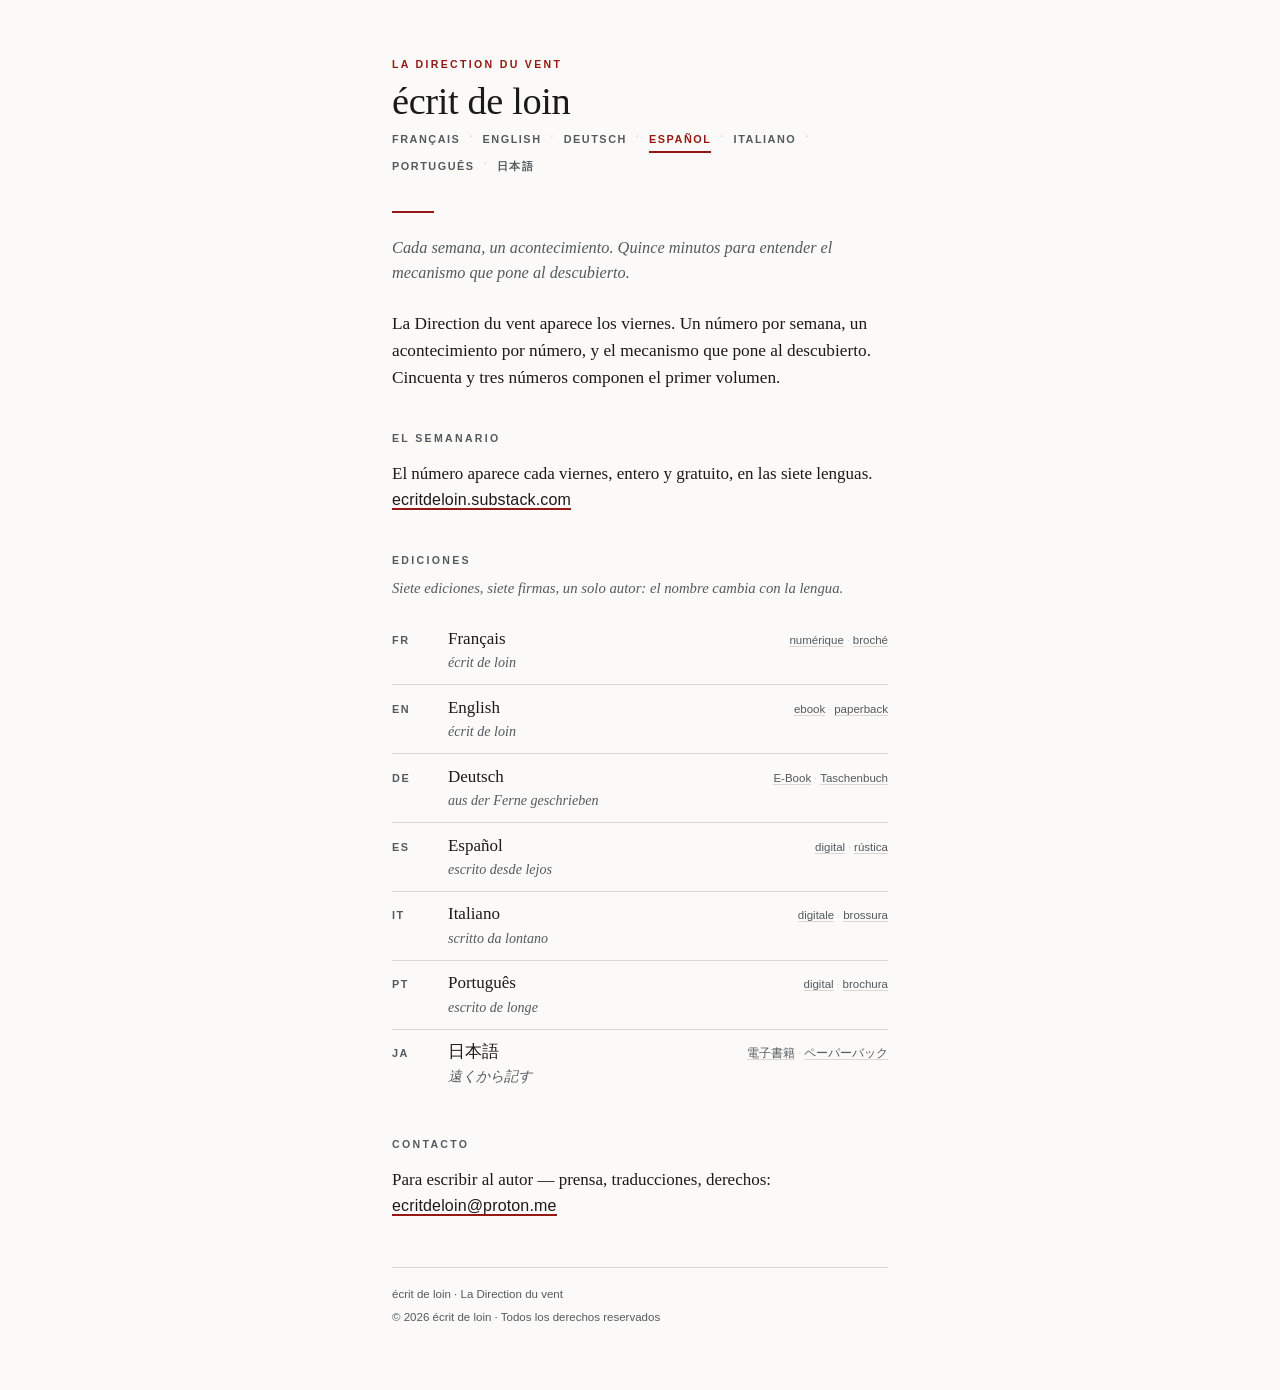
<file: es/index.html>
<!doctype html>
<html lang="es">
<head>
<meta charset="utf-8">
<meta name="viewport" content="width=device-width,initial-scale=1">
<title>Cada semana, un acontecimiento — La Direction du vent</title>
<meta name="description" content="Quince minutos para entender el mecanismo que pone al descubierto. Un número por semana, los viernes. Cincuenta y tres números componen el primer volumen, en siete lenguas.">
<link rel="canonical" href="https://ecritdeloin.github.io/es/">
<link rel="alternate" hreflang="x-default" href="https://ecritdeloin.github.io/">
<link rel="alternate" hreflang="fr" href="https://ecritdeloin.github.io/fr/">
<link rel="alternate" hreflang="en" href="https://ecritdeloin.github.io/en/">
<link rel="alternate" hreflang="de" href="https://ecritdeloin.github.io/de/">
<link rel="alternate" hreflang="es" href="https://ecritdeloin.github.io/es/">
<link rel="alternate" hreflang="it" href="https://ecritdeloin.github.io/it/">
<link rel="alternate" hreflang="pt" href="https://ecritdeloin.github.io/pt/">
<link rel="alternate" hreflang="ja" href="https://ecritdeloin.github.io/ja/">
<link rel="icon" type="image/png" href="https://ecritdeloin.github.io/logo.png">
<meta property="og:type" content="website">
<meta property="og:site_name" content="La Direction du vent">
<meta property="og:title" content="Cada semana, un acontecimiento — La Direction du vent">
<meta property="og:description" content="Quince minutos para entender el mecanismo que pone al descubierto. Un número por semana, los viernes. Cincuenta y tres números componen el primer volumen, en siete lenguas.">
<meta property="og:url" content="https://ecritdeloin.github.io/es/">
<meta property="og:locale" content="es_ES">
<meta property="og:locale:alternate" content="fr_FR">
<meta property="og:locale:alternate" content="en_GB">
<meta property="og:locale:alternate" content="de_DE">
<meta property="og:locale:alternate" content="it_IT">
<meta property="og:locale:alternate" content="pt_PT">
<meta property="og:locale:alternate" content="ja_JP">
<meta property="og:image" content="https://ecritdeloin.github.io/logo.png">
<meta name="twitter:card" content="summary">
<meta name="twitter:title" content="Cada semana, un acontecimiento — La Direction du vent">
<meta name="twitter:description" content="Quince minutos para entender el mecanismo que pone al descubierto. Un número por semana, los viernes. Cincuenta y tres números componen el primer volumen, en siete lenguas.">
<meta name="twitter:image" content="https://ecritdeloin.github.io/logo.png">
<style>
  :root{
    --paper:#fbfaf8; --ink:#1a1a1a; --steel:#535a5e;
    --cayenne:#941914; --rule:#dcd7d1;
    --serif:"Iowan Old Style","Palatino Linotype",Palatino,Georgia,"Times New Roman",serif;
    --sans:"Helvetica Neue",Helvetica,Arial,sans-serif;
  }
  *{box-sizing:border-box}
  body{
    margin:0; background:var(--paper); color:var(--ink);
    font-family:var(--serif); font-size:17px; line-height:1.55;
    -webkit-font-smoothing:antialiased;
  }
  .sheet{max-width:34rem; margin:0 auto; padding:3.5rem 1.5rem 4rem}

  .rub{
    font-family:var(--sans); font-size:.66rem; font-weight:600;
    letter-spacing:.22em; text-transform:uppercase; color:var(--cayenne);
    margin:0 0 .5rem;
  }
  h1{
    font-family:var(--serif); font-weight:400; font-size:2.4rem; line-height:1.1;
    margin:0 0 .35rem; letter-spacing:-.01em;
  }
  .sub{
    font-style:italic; color:var(--steel); margin:0 0 1.6rem; font-size:1.02rem;
  }
  hr{border:0; border-top:1px solid var(--rule); margin:1.8rem 0}
  .keyline{border:0; border-top:2px solid var(--cayenne); width:2.6rem; margin:1.4rem 0}

  p{margin:0 0 1rem}
  .lede{font-size:1.08rem}

  h2{
    font-family:var(--sans); font-size:.66rem; font-weight:600;
    letter-spacing:.22em; text-transform:uppercase; color:var(--steel);
    margin:2.4rem 0 .9rem;
  }

  /* — sélecteur de langue — */
  .picker{
    display:flex; flex-wrap:wrap; gap:.1rem .55rem;
    font-family:var(--sans); font-size:.68rem; font-weight:600;
    letter-spacing:.14em; text-transform:uppercase;
    margin:0 0 1.9rem;
  }
  .picker button{
    font:inherit; letter-spacing:inherit; text-transform:inherit;
    background:none; border:0; padding:.2rem 0; cursor:pointer;
    color:var(--steel); border-bottom:2px solid transparent;
  }
  .picker button:hover{color:var(--cayenne)}
  .picker button[aria-current="true"]{color:var(--cayenne); border-bottom-color:var(--cayenne)}
  .picker .sep{color:var(--rule)}

  /* pages statiques : le sélecteur est fait de liens, pas de boutons */
  .picker a{
    font:inherit; letter-spacing:inherit; text-transform:inherit;
    color:var(--steel); text-decoration:none;
    padding:.2rem 0; border-bottom:2px solid transparent;
  }
  .picker a:hover{color:var(--cayenne)}
  .picker .ici{
    color:var(--cayenne); border-bottom:2px solid var(--cayenne);
    padding:.2rem 0;
  }

  /* sans JS, les sept blocs restent visibles et lisibles */
  .say:not([hidden]) + .say:not([hidden]),
  .ct:not([hidden]) + .ct:not([hidden]){border-top:1px dotted var(--rule); padding-top:1.1rem; margin-top:1.1rem}

  /* — liste des éditions — */
  .nt{font-style:italic; color:var(--steel); font-size:.92rem; margin:-.35rem 0 1rem}
  ul.ed{list-style:none; margin:0; padding:0}
  ul.ed li{
    display:flex; gap:.9rem; align-items:baseline;
    padding:.62rem 0; border-bottom:1px solid var(--rule);
  }
  ul.ed li:last-child{border-bottom:0}
  .lang{
    font-family:var(--sans); font-size:.68rem; font-weight:600; letter-spacing:.14em;
    text-transform:uppercase; color:var(--steel); flex:0 0 2.6rem;
  }
  .ed-t{flex:1 1 auto}
  .ed-t .who{display:block; font-style:italic; color:var(--steel); font-size:.88rem}
  .fmt{font-family:var(--sans); font-size:.72rem; white-space:nowrap; color:var(--steel)}
  .fmt a{color:var(--steel); text-decoration:none; border-bottom:1px solid var(--rule)}
  .fmt a:hover{color:var(--cayenne); border-bottom-color:var(--cayenne)}
  .fmt .dot{padding:0 .18rem; color:var(--rule)}

  .mail{
    font-family:var(--sans); font-size:1rem; letter-spacing:.01em;
    color:var(--ink); text-decoration:none; border-bottom:2px solid var(--cayenne);
  }
  .mail:hover{color:var(--cayenne)}

  footer{
    margin-top:3rem; padding-top:1.1rem; border-top:1px solid var(--rule);
    font-family:var(--sans); font-size:.72rem; color:var(--steel);
  }
  footer .rights{display:block; margin-top:.3rem}

  @media (max-width:30rem){
    .sheet{padding:2.4rem 1.15rem 3rem}
    h1{font-size:2rem}
    ul.ed li{flex-wrap:wrap; gap:.35rem .9rem}
    .lang{flex-basis:100%}
    .fmt{flex-basis:100%}
  }
</style>
</head>
<body>
<div class="sheet">

  <p class="rub">La Direction du vent</p>
  <h1>écrit de loin</h1>

  <nav class="picker" aria-label="Idioma">
    <a href="https://ecritdeloin.github.io/fr/" lang="fr" hreflang="fr">Français</a><span class="sep">·</span><a href="https://ecritdeloin.github.io/en/" lang="en" hreflang="en">English</a><span class="sep">·</span><a href="https://ecritdeloin.github.io/de/" lang="de" hreflang="de">Deutsch</a><span class="sep">·</span><span class="ici" lang="es" aria-current="page">Español</span><span class="sep">·</span><a href="https://ecritdeloin.github.io/it/" lang="it" hreflang="it">Italiano</a><span class="sep">·</span><a href="https://ecritdeloin.github.io/pt/" lang="pt" hreflang="pt">Português</a><span class="sep">·</span><a href="https://ecritdeloin.github.io/ja/" lang="ja" hreflang="ja">日本語</a>
  </nav>

  <hr class="keyline">

  <div lang="es">
    <p class="sub">Cada semana, un acontecimiento. Quince minutos para entender el mecanismo que pone al descubierto.</p>
    <p class="lede">La Direction du vent aparece los viernes. Un número por semana, un acontecimiento por número, y el mecanismo que pone al descubierto. Cincuenta y tres números componen el primer volumen.</p>
  </div>

  <h2 class="hd">El semanario</h2>

  <div lang="es"><p>El número aparece cada viernes, entero y gratuito, en las siete lenguas.<br>
  <a class="mail" href="https://ecritdeloin.substack.com">ecritdeloin.substack.com</a></p></div>

  <h2 class="hd">Ediciones</h2>

  <p class="nt" lang="es">Siete ediciones, siete firmas, un solo autor: el nombre cambia con la lengua.</p>

  <ul class="ed">
    <li>
      <span class="lang">FR</span>
      <span class="ed-t" lang="fr">Français<span class="who">écrit de loin</span></span>
      <span class="fmt" lang="fr"><a href="https://www.amazon.fr/dp/B0HHJQWG64">numérique</a><span class="dot">·</span><a href="https://www.amazon.fr/dp/B0HHJSZKZ5">broché</a></span>
    </li>
    <li>
      <span class="lang">EN</span>
      <span class="ed-t" lang="en">English<span class="who">écrit de loin</span></span>
      <span class="fmt" lang="en"><a href="https://www.amazon.com/dp/B0HHFZFDJ3">ebook</a><span class="dot">·</span><a href="https://www.amazon.com/dp/B0HHJ3MZLS">paperback</a></span>
    </li>
    <li>
      <span class="lang">DE</span>
      <span class="ed-t" lang="de">Deutsch<span class="who">aus der Ferne geschrieben</span></span>
      <span class="fmt" lang="de"><a href="https://www.amazon.de/dp/B0HHJSJW9L">E-Book</a><span class="dot">·</span><a href="https://www.amazon.de/dp/B0HHJXKGLG">Taschenbuch</a></span>
    </li>
    <li>
      <span class="lang">ES</span>
      <span class="ed-t" lang="es">Español<span class="who">escrito desde lejos</span></span>
      <span class="fmt" lang="es"><a href="https://www.amazon.es/dp/B0HHJVWYWV">digital</a><span class="dot">·</span><a href="https://www.amazon.es/dp/B0HHK5GX8Z">rústica</a></span>
    </li>
    <li>
      <span class="lang">IT</span>
      <span class="ed-t" lang="it">Italiano<span class="who">scritto da lontano</span></span>
      <span class="fmt" lang="it"><a href="https://www.amazon.it/dp/B0HHL5JHBM">digitale</a><span class="dot">·</span><a href="https://www.amazon.it/dp/B0HHKNQSZ2">brossura</a></span>
    </li>
    <li>
      <span class="lang">PT</span>
      <span class="ed-t" lang="pt">Português<span class="who">escrito de longe</span></span>
      <span class="fmt" lang="pt"><a href="https://www.amazon.com.br/dp/B0HHK7PK4W">digital</a><span class="dot">·</span><a href="https://www.amazon.com.br/dp/B0HHLD9Z6T">brochura</a></span>
    </li>
    <li>
      <span class="lang">JA</span>
      <span class="ed-t" lang="ja">日本語<span class="who">遠くから記す</span></span>
      <span class="fmt" lang="ja"><a href="https://www.amazon.co.jp/dp/B0HHNVQ7XV">電子書籍</a><span class="dot">·</span><a href="https://www.amazon.co.jp/dp/B0HHSJ1YGT">ペーパーバック</a></span>
    </li>
  </ul>

  <h2 class="hd">Contacto</h2>

  <div lang="es"><p>Para escribir al autor — prensa, traducciones, derechos:<br>
  <a class="mail" href="mailto:ecritdeloin@proton.me">ecritdeloin@proton.me</a></p></div>

  <footer>
    écrit de loin · La Direction du vent
    <span class="rights">© 2026 écrit de loin · Todos los derechos reservados</span>
  </footer>

</div>
</body>
</html>
</file>
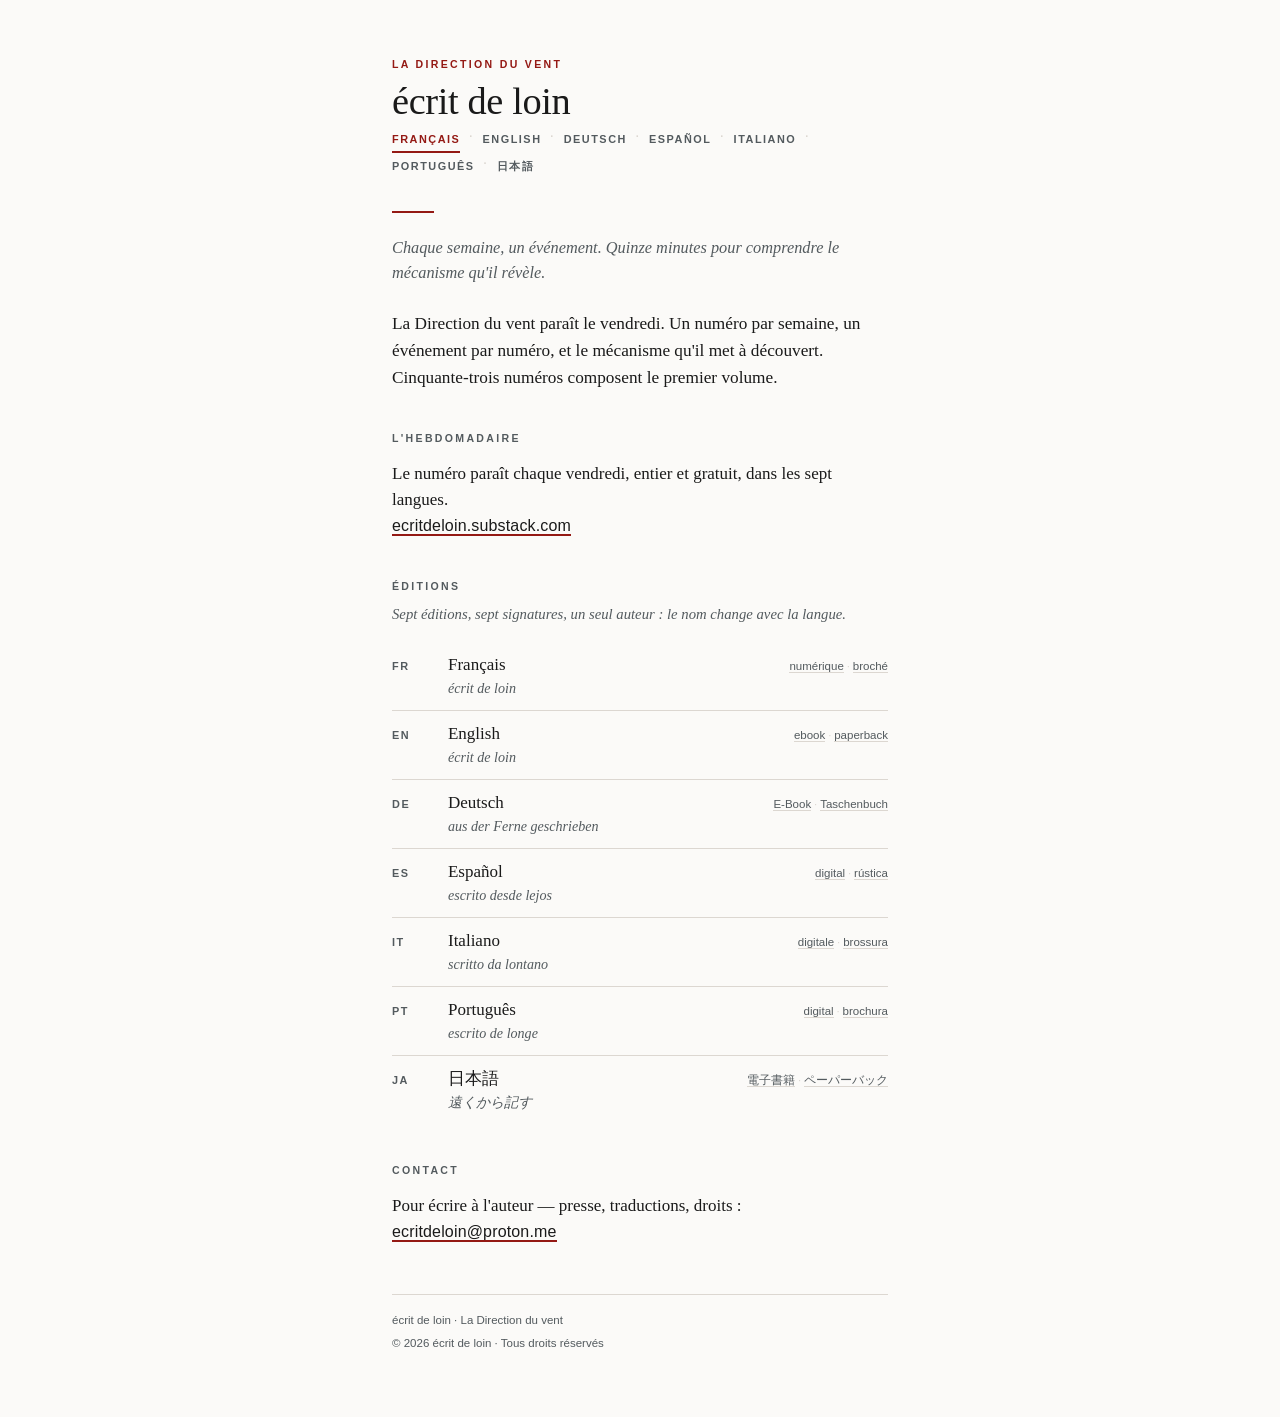
<file: fr/index.html>
<!doctype html>
<html lang="fr">
<head>
<meta charset="utf-8">
<meta name="viewport" content="width=device-width,initial-scale=1">
<title>Chaque semaine, un événement — La Direction du vent</title>
<meta name="description" content="Quinze minutes pour comprendre le mécanisme qu&#x27;il révèle. Un numéro par semaine, le vendredi. Cinquante-trois numéros composent le premier volume, en sept langues.">
<link rel="canonical" href="https://ecritdeloin.github.io/fr/">
<link rel="alternate" hreflang="x-default" href="https://ecritdeloin.github.io/">
<link rel="alternate" hreflang="fr" href="https://ecritdeloin.github.io/fr/">
<link rel="alternate" hreflang="en" href="https://ecritdeloin.github.io/en/">
<link rel="alternate" hreflang="de" href="https://ecritdeloin.github.io/de/">
<link rel="alternate" hreflang="es" href="https://ecritdeloin.github.io/es/">
<link rel="alternate" hreflang="it" href="https://ecritdeloin.github.io/it/">
<link rel="alternate" hreflang="pt" href="https://ecritdeloin.github.io/pt/">
<link rel="alternate" hreflang="ja" href="https://ecritdeloin.github.io/ja/">
<link rel="icon" type="image/png" href="https://ecritdeloin.github.io/logo.png">
<meta property="og:type" content="website">
<meta property="og:site_name" content="La Direction du vent">
<meta property="og:title" content="Chaque semaine, un événement — La Direction du vent">
<meta property="og:description" content="Quinze minutes pour comprendre le mécanisme qu&#x27;il révèle. Un numéro par semaine, le vendredi. Cinquante-trois numéros composent le premier volume, en sept langues.">
<meta property="og:url" content="https://ecritdeloin.github.io/fr/">
<meta property="og:locale" content="fr_FR">
<meta property="og:locale:alternate" content="en_GB">
<meta property="og:locale:alternate" content="de_DE">
<meta property="og:locale:alternate" content="es_ES">
<meta property="og:locale:alternate" content="it_IT">
<meta property="og:locale:alternate" content="pt_PT">
<meta property="og:locale:alternate" content="ja_JP">
<meta property="og:image" content="https://ecritdeloin.github.io/logo.png">
<meta name="twitter:card" content="summary">
<meta name="twitter:title" content="Chaque semaine, un événement — La Direction du vent">
<meta name="twitter:description" content="Quinze minutes pour comprendre le mécanisme qu&#x27;il révèle. Un numéro par semaine, le vendredi. Cinquante-trois numéros composent le premier volume, en sept langues.">
<meta name="twitter:image" content="https://ecritdeloin.github.io/logo.png">
<style>
  :root{
    --paper:#fbfaf8; --ink:#1a1a1a; --steel:#535a5e;
    --cayenne:#941914; --rule:#dcd7d1;
    --serif:"Iowan Old Style","Palatino Linotype",Palatino,Georgia,"Times New Roman",serif;
    --sans:"Helvetica Neue",Helvetica,Arial,sans-serif;
  }
  *{box-sizing:border-box}
  body{
    margin:0; background:var(--paper); color:var(--ink);
    font-family:var(--serif); font-size:17px; line-height:1.55;
    -webkit-font-smoothing:antialiased;
  }
  .sheet{max-width:34rem; margin:0 auto; padding:3.5rem 1.5rem 4rem}

  .rub{
    font-family:var(--sans); font-size:.66rem; font-weight:600;
    letter-spacing:.22em; text-transform:uppercase; color:var(--cayenne);
    margin:0 0 .5rem;
  }
  h1{
    font-family:var(--serif); font-weight:400; font-size:2.4rem; line-height:1.1;
    margin:0 0 .35rem; letter-spacing:-.01em;
  }
  .sub{
    font-style:italic; color:var(--steel); margin:0 0 1.6rem; font-size:1.02rem;
  }
  hr{border:0; border-top:1px solid var(--rule); margin:1.8rem 0}
  .keyline{border:0; border-top:2px solid var(--cayenne); width:2.6rem; margin:1.4rem 0}

  p{margin:0 0 1rem}
  .lede{font-size:1.08rem}

  h2{
    font-family:var(--sans); font-size:.66rem; font-weight:600;
    letter-spacing:.22em; text-transform:uppercase; color:var(--steel);
    margin:2.4rem 0 .9rem;
  }

  /* — sélecteur de langue — */
  .picker{
    display:flex; flex-wrap:wrap; gap:.1rem .55rem;
    font-family:var(--sans); font-size:.68rem; font-weight:600;
    letter-spacing:.14em; text-transform:uppercase;
    margin:0 0 1.9rem;
  }
  .picker button{
    font:inherit; letter-spacing:inherit; text-transform:inherit;
    background:none; border:0; padding:.2rem 0; cursor:pointer;
    color:var(--steel); border-bottom:2px solid transparent;
  }
  .picker button:hover{color:var(--cayenne)}
  .picker button[aria-current="true"]{color:var(--cayenne); border-bottom-color:var(--cayenne)}
  .picker .sep{color:var(--rule)}

  /* pages statiques : le sélecteur est fait de liens, pas de boutons */
  .picker a{
    font:inherit; letter-spacing:inherit; text-transform:inherit;
    color:var(--steel); text-decoration:none;
    padding:.2rem 0; border-bottom:2px solid transparent;
  }
  .picker a:hover{color:var(--cayenne)}
  .picker .ici{
    color:var(--cayenne); border-bottom:2px solid var(--cayenne);
    padding:.2rem 0;
  }

  /* sans JS, les sept blocs restent visibles et lisibles */
  .say:not([hidden]) + .say:not([hidden]),
  .ct:not([hidden]) + .ct:not([hidden]){border-top:1px dotted var(--rule); padding-top:1.1rem; margin-top:1.1rem}

  /* — liste des éditions — */
  .nt{font-style:italic; color:var(--steel); font-size:.92rem; margin:-.35rem 0 1rem}
  ul.ed{list-style:none; margin:0; padding:0}
  ul.ed li{
    display:flex; gap:.9rem; align-items:baseline;
    padding:.62rem 0; border-bottom:1px solid var(--rule);
  }
  ul.ed li:last-child{border-bottom:0}
  .lang{
    font-family:var(--sans); font-size:.68rem; font-weight:600; letter-spacing:.14em;
    text-transform:uppercase; color:var(--steel); flex:0 0 2.6rem;
  }
  .ed-t{flex:1 1 auto}
  .ed-t .who{display:block; font-style:italic; color:var(--steel); font-size:.88rem}
  .fmt{font-family:var(--sans); font-size:.72rem; white-space:nowrap; color:var(--steel)}
  .fmt a{color:var(--steel); text-decoration:none; border-bottom:1px solid var(--rule)}
  .fmt a:hover{color:var(--cayenne); border-bottom-color:var(--cayenne)}
  .fmt .dot{padding:0 .18rem; color:var(--rule)}

  .mail{
    font-family:var(--sans); font-size:1rem; letter-spacing:.01em;
    color:var(--ink); text-decoration:none; border-bottom:2px solid var(--cayenne);
  }
  .mail:hover{color:var(--cayenne)}

  footer{
    margin-top:3rem; padding-top:1.1rem; border-top:1px solid var(--rule);
    font-family:var(--sans); font-size:.72rem; color:var(--steel);
  }
  footer .rights{display:block; margin-top:.3rem}

  @media (max-width:30rem){
    .sheet{padding:2.4rem 1.15rem 3rem}
    h1{font-size:2rem}
    ul.ed li{flex-wrap:wrap; gap:.35rem .9rem}
    .lang{flex-basis:100%}
    .fmt{flex-basis:100%}
  }
</style>
</head>
<body>
<div class="sheet">

  <p class="rub">La Direction du vent</p>
  <h1>écrit de loin</h1>

  <nav class="picker" aria-label="Langue">
    <span class="ici" lang="fr" aria-current="page">Français</span><span class="sep">·</span><a href="https://ecritdeloin.github.io/en/" lang="en" hreflang="en">English</a><span class="sep">·</span><a href="https://ecritdeloin.github.io/de/" lang="de" hreflang="de">Deutsch</a><span class="sep">·</span><a href="https://ecritdeloin.github.io/es/" lang="es" hreflang="es">Español</a><span class="sep">·</span><a href="https://ecritdeloin.github.io/it/" lang="it" hreflang="it">Italiano</a><span class="sep">·</span><a href="https://ecritdeloin.github.io/pt/" lang="pt" hreflang="pt">Português</a><span class="sep">·</span><a href="https://ecritdeloin.github.io/ja/" lang="ja" hreflang="ja">日本語</a>
  </nav>

  <hr class="keyline">

  <div lang="fr">
    <p class="sub">Chaque semaine, un événement. Quinze minutes pour comprendre le mécanisme qu'il révèle.</p>
    <p class="lede">La Direction du vent paraît le vendredi. Un numéro par semaine, un événement par numéro, et le mécanisme qu'il met à découvert. Cinquante-trois numéros composent le premier volume.</p>
  </div>

  <h2 class="hd">L'hebdomadaire</h2>

  <div lang="fr"><p>Le numéro paraît chaque vendredi, entier et gratuit, dans les sept langues.<br>
  <a class="mail" href="https://ecritdeloin.substack.com">ecritdeloin.substack.com</a></p></div>

  <h2 class="hd">Éditions</h2>

  <p class="nt" lang="fr">Sept éditions, sept signatures, un seul auteur : le nom change avec la langue.</p>

  <ul class="ed">
    <li>
      <span class="lang">FR</span>
      <span class="ed-t" lang="fr">Français<span class="who">écrit de loin</span></span>
      <span class="fmt" lang="fr"><a href="https://www.amazon.fr/dp/B0HHJQWG64">numérique</a><span class="dot">·</span><a href="https://www.amazon.fr/dp/B0HHJSZKZ5">broché</a></span>
    </li>
    <li>
      <span class="lang">EN</span>
      <span class="ed-t" lang="en">English<span class="who">écrit de loin</span></span>
      <span class="fmt" lang="en"><a href="https://www.amazon.com/dp/B0HHFZFDJ3">ebook</a><span class="dot">·</span><a href="https://www.amazon.com/dp/B0HHJ3MZLS">paperback</a></span>
    </li>
    <li>
      <span class="lang">DE</span>
      <span class="ed-t" lang="de">Deutsch<span class="who">aus der Ferne geschrieben</span></span>
      <span class="fmt" lang="de"><a href="https://www.amazon.de/dp/B0HHJSJW9L">E-Book</a><span class="dot">·</span><a href="https://www.amazon.de/dp/B0HHJXKGLG">Taschenbuch</a></span>
    </li>
    <li>
      <span class="lang">ES</span>
      <span class="ed-t" lang="es">Español<span class="who">escrito desde lejos</span></span>
      <span class="fmt" lang="es"><a href="https://www.amazon.es/dp/B0HHJVWYWV">digital</a><span class="dot">·</span><a href="https://www.amazon.es/dp/B0HHK5GX8Z">rústica</a></span>
    </li>
    <li>
      <span class="lang">IT</span>
      <span class="ed-t" lang="it">Italiano<span class="who">scritto da lontano</span></span>
      <span class="fmt" lang="it"><a href="https://www.amazon.it/dp/B0HHL5JHBM">digitale</a><span class="dot">·</span><a href="https://www.amazon.it/dp/B0HHKNQSZ2">brossura</a></span>
    </li>
    <li>
      <span class="lang">PT</span>
      <span class="ed-t" lang="pt">Português<span class="who">escrito de longe</span></span>
      <span class="fmt" lang="pt"><a href="https://www.amazon.com.br/dp/B0HHK7PK4W">digital</a><span class="dot">·</span><a href="https://www.amazon.com.br/dp/B0HHLD9Z6T">brochura</a></span>
    </li>
    <li>
      <span class="lang">JA</span>
      <span class="ed-t" lang="ja">日本語<span class="who">遠くから記す</span></span>
      <span class="fmt" lang="ja"><a href="https://www.amazon.co.jp/dp/B0HHNVQ7XV">電子書籍</a><span class="dot">·</span><a href="https://www.amazon.co.jp/dp/B0HHSJ1YGT">ペーパーバック</a></span>
    </li>
  </ul>

  <h2 class="hd">Contact</h2>

  <div lang="fr"><p>Pour écrire à l'auteur — presse, traductions, droits :<br>
  <a class="mail" href="mailto:ecritdeloin@proton.me">ecritdeloin@proton.me</a></p></div>

  <footer>
    écrit de loin · La Direction du vent
    <span class="rights">© 2026 écrit de loin · Tous droits réservés</span>
  </footer>

</div>
</body>
</html>
</file>
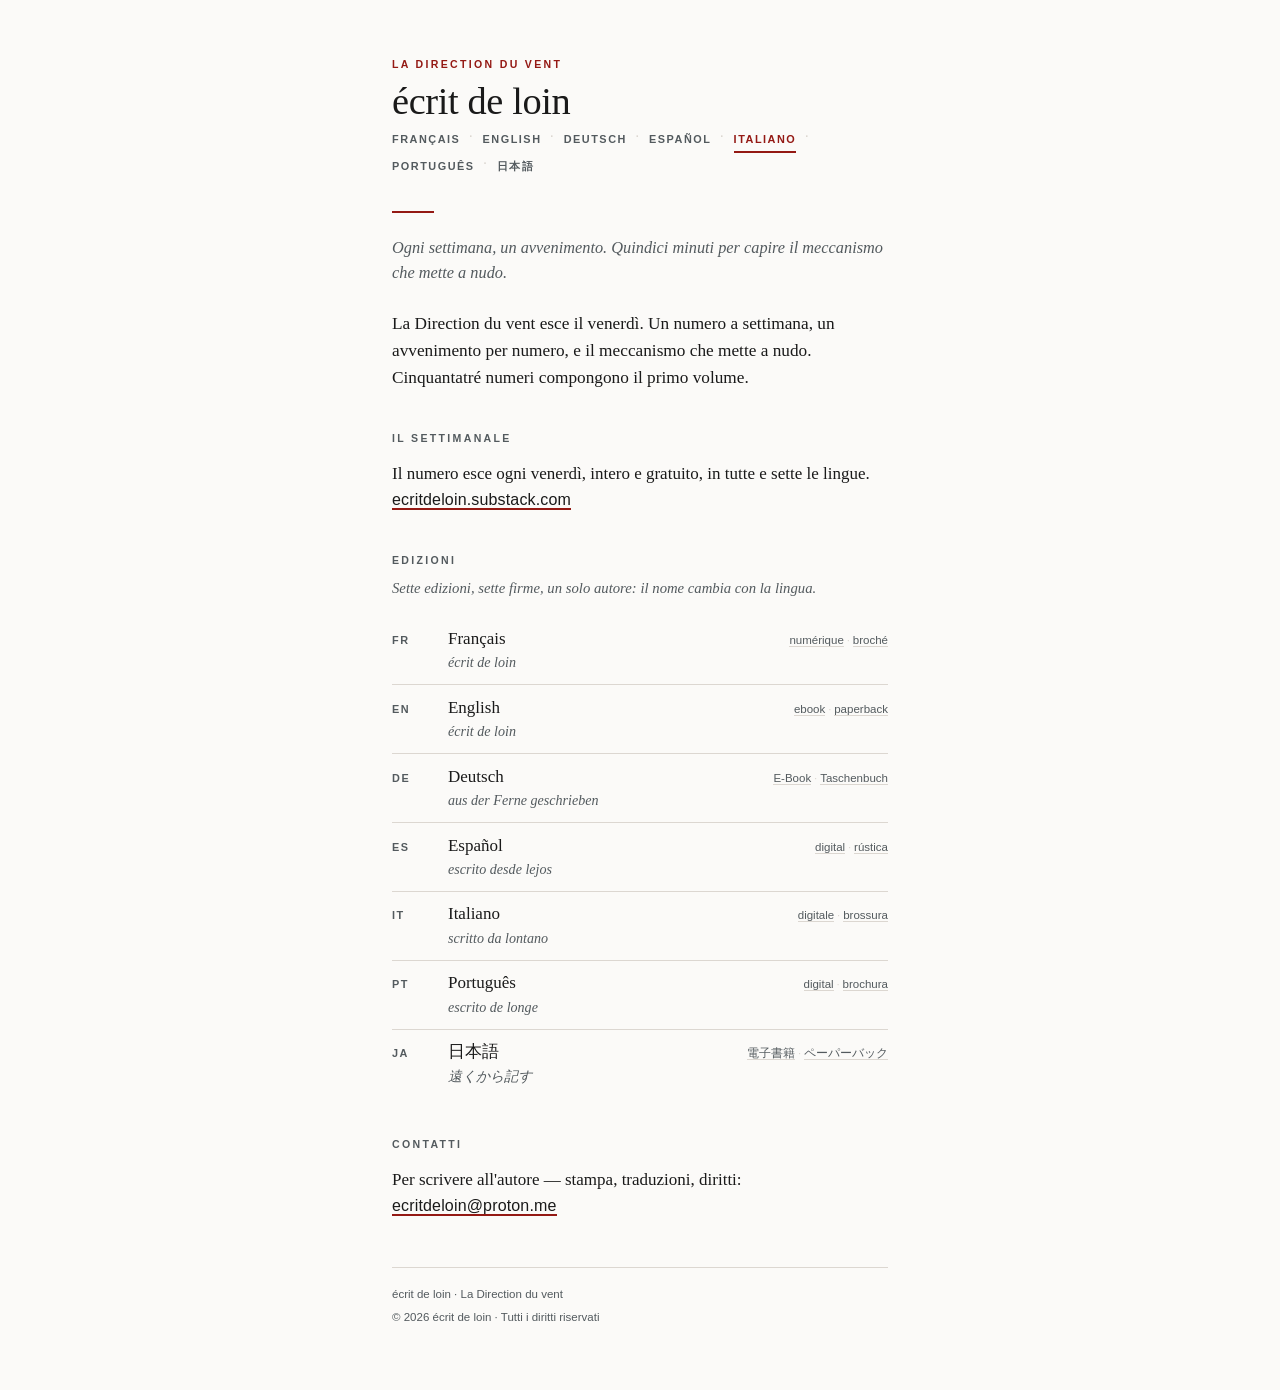
<file: it/index.html>
<!doctype html>
<html lang="it">
<head>
<meta charset="utf-8">
<meta name="viewport" content="width=device-width,initial-scale=1">
<title>Ogni settimana, un avvenimento — La Direction du vent</title>
<meta name="description" content="Quindici minuti per capire il meccanismo che mette a nudo. Un numero a settimana, il venerdì. Cinquantatré numeri compongono il primo volume, in sette lingue.">
<link rel="canonical" href="https://ecritdeloin.github.io/it/">
<link rel="alternate" hreflang="x-default" href="https://ecritdeloin.github.io/">
<link rel="alternate" hreflang="fr" href="https://ecritdeloin.github.io/fr/">
<link rel="alternate" hreflang="en" href="https://ecritdeloin.github.io/en/">
<link rel="alternate" hreflang="de" href="https://ecritdeloin.github.io/de/">
<link rel="alternate" hreflang="es" href="https://ecritdeloin.github.io/es/">
<link rel="alternate" hreflang="it" href="https://ecritdeloin.github.io/it/">
<link rel="alternate" hreflang="pt" href="https://ecritdeloin.github.io/pt/">
<link rel="alternate" hreflang="ja" href="https://ecritdeloin.github.io/ja/">
<link rel="icon" type="image/png" href="https://ecritdeloin.github.io/logo.png">
<meta property="og:type" content="website">
<meta property="og:site_name" content="La Direction du vent">
<meta property="og:title" content="Ogni settimana, un avvenimento — La Direction du vent">
<meta property="og:description" content="Quindici minuti per capire il meccanismo che mette a nudo. Un numero a settimana, il venerdì. Cinquantatré numeri compongono il primo volume, in sette lingue.">
<meta property="og:url" content="https://ecritdeloin.github.io/it/">
<meta property="og:locale" content="it_IT">
<meta property="og:locale:alternate" content="fr_FR">
<meta property="og:locale:alternate" content="en_GB">
<meta property="og:locale:alternate" content="de_DE">
<meta property="og:locale:alternate" content="es_ES">
<meta property="og:locale:alternate" content="pt_PT">
<meta property="og:locale:alternate" content="ja_JP">
<meta property="og:image" content="https://ecritdeloin.github.io/logo.png">
<meta name="twitter:card" content="summary">
<meta name="twitter:title" content="Ogni settimana, un avvenimento — La Direction du vent">
<meta name="twitter:description" content="Quindici minuti per capire il meccanismo che mette a nudo. Un numero a settimana, il venerdì. Cinquantatré numeri compongono il primo volume, in sette lingue.">
<meta name="twitter:image" content="https://ecritdeloin.github.io/logo.png">
<style>
  :root{
    --paper:#fbfaf8; --ink:#1a1a1a; --steel:#535a5e;
    --cayenne:#941914; --rule:#dcd7d1;
    --serif:"Iowan Old Style","Palatino Linotype",Palatino,Georgia,"Times New Roman",serif;
    --sans:"Helvetica Neue",Helvetica,Arial,sans-serif;
  }
  *{box-sizing:border-box}
  body{
    margin:0; background:var(--paper); color:var(--ink);
    font-family:var(--serif); font-size:17px; line-height:1.55;
    -webkit-font-smoothing:antialiased;
  }
  .sheet{max-width:34rem; margin:0 auto; padding:3.5rem 1.5rem 4rem}

  .rub{
    font-family:var(--sans); font-size:.66rem; font-weight:600;
    letter-spacing:.22em; text-transform:uppercase; color:var(--cayenne);
    margin:0 0 .5rem;
  }
  h1{
    font-family:var(--serif); font-weight:400; font-size:2.4rem; line-height:1.1;
    margin:0 0 .35rem; letter-spacing:-.01em;
  }
  .sub{
    font-style:italic; color:var(--steel); margin:0 0 1.6rem; font-size:1.02rem;
  }
  hr{border:0; border-top:1px solid var(--rule); margin:1.8rem 0}
  .keyline{border:0; border-top:2px solid var(--cayenne); width:2.6rem; margin:1.4rem 0}

  p{margin:0 0 1rem}
  .lede{font-size:1.08rem}

  h2{
    font-family:var(--sans); font-size:.66rem; font-weight:600;
    letter-spacing:.22em; text-transform:uppercase; color:var(--steel);
    margin:2.4rem 0 .9rem;
  }

  /* — sélecteur de langue — */
  .picker{
    display:flex; flex-wrap:wrap; gap:.1rem .55rem;
    font-family:var(--sans); font-size:.68rem; font-weight:600;
    letter-spacing:.14em; text-transform:uppercase;
    margin:0 0 1.9rem;
  }
  .picker button{
    font:inherit; letter-spacing:inherit; text-transform:inherit;
    background:none; border:0; padding:.2rem 0; cursor:pointer;
    color:var(--steel); border-bottom:2px solid transparent;
  }
  .picker button:hover{color:var(--cayenne)}
  .picker button[aria-current="true"]{color:var(--cayenne); border-bottom-color:var(--cayenne)}
  .picker .sep{color:var(--rule)}

  /* pages statiques : le sélecteur est fait de liens, pas de boutons */
  .picker a{
    font:inherit; letter-spacing:inherit; text-transform:inherit;
    color:var(--steel); text-decoration:none;
    padding:.2rem 0; border-bottom:2px solid transparent;
  }
  .picker a:hover{color:var(--cayenne)}
  .picker .ici{
    color:var(--cayenne); border-bottom:2px solid var(--cayenne);
    padding:.2rem 0;
  }

  /* sans JS, les sept blocs restent visibles et lisibles */
  .say:not([hidden]) + .say:not([hidden]),
  .ct:not([hidden]) + .ct:not([hidden]){border-top:1px dotted var(--rule); padding-top:1.1rem; margin-top:1.1rem}

  /* — liste des éditions — */
  .nt{font-style:italic; color:var(--steel); font-size:.92rem; margin:-.35rem 0 1rem}
  ul.ed{list-style:none; margin:0; padding:0}
  ul.ed li{
    display:flex; gap:.9rem; align-items:baseline;
    padding:.62rem 0; border-bottom:1px solid var(--rule);
  }
  ul.ed li:last-child{border-bottom:0}
  .lang{
    font-family:var(--sans); font-size:.68rem; font-weight:600; letter-spacing:.14em;
    text-transform:uppercase; color:var(--steel); flex:0 0 2.6rem;
  }
  .ed-t{flex:1 1 auto}
  .ed-t .who{display:block; font-style:italic; color:var(--steel); font-size:.88rem}
  .fmt{font-family:var(--sans); font-size:.72rem; white-space:nowrap; color:var(--steel)}
  .fmt a{color:var(--steel); text-decoration:none; border-bottom:1px solid var(--rule)}
  .fmt a:hover{color:var(--cayenne); border-bottom-color:var(--cayenne)}
  .fmt .dot{padding:0 .18rem; color:var(--rule)}

  .mail{
    font-family:var(--sans); font-size:1rem; letter-spacing:.01em;
    color:var(--ink); text-decoration:none; border-bottom:2px solid var(--cayenne);
  }
  .mail:hover{color:var(--cayenne)}

  footer{
    margin-top:3rem; padding-top:1.1rem; border-top:1px solid var(--rule);
    font-family:var(--sans); font-size:.72rem; color:var(--steel);
  }
  footer .rights{display:block; margin-top:.3rem}

  @media (max-width:30rem){
    .sheet{padding:2.4rem 1.15rem 3rem}
    h1{font-size:2rem}
    ul.ed li{flex-wrap:wrap; gap:.35rem .9rem}
    .lang{flex-basis:100%}
    .fmt{flex-basis:100%}
  }
</style>
</head>
<body>
<div class="sheet">

  <p class="rub">La Direction du vent</p>
  <h1>écrit de loin</h1>

  <nav class="picker" aria-label="Lingua">
    <a href="https://ecritdeloin.github.io/fr/" lang="fr" hreflang="fr">Français</a><span class="sep">·</span><a href="https://ecritdeloin.github.io/en/" lang="en" hreflang="en">English</a><span class="sep">·</span><a href="https://ecritdeloin.github.io/de/" lang="de" hreflang="de">Deutsch</a><span class="sep">·</span><a href="https://ecritdeloin.github.io/es/" lang="es" hreflang="es">Español</a><span class="sep">·</span><span class="ici" lang="it" aria-current="page">Italiano</span><span class="sep">·</span><a href="https://ecritdeloin.github.io/pt/" lang="pt" hreflang="pt">Português</a><span class="sep">·</span><a href="https://ecritdeloin.github.io/ja/" lang="ja" hreflang="ja">日本語</a>
  </nav>

  <hr class="keyline">

  <div lang="it">
    <p class="sub">Ogni settimana, un avvenimento. Quindici minuti per capire il meccanismo che mette a nudo.</p>
    <p class="lede">La Direction du vent esce il venerdì. Un numero a settimana, un avvenimento per numero, e il meccanismo che mette a nudo. Cinquantatré numeri compongono il primo volume.</p>
  </div>

  <h2 class="hd">Il settimanale</h2>

  <div lang="it"><p>Il numero esce ogni venerdì, intero e gratuito, in tutte e sette le lingue.<br>
  <a class="mail" href="https://ecritdeloin.substack.com">ecritdeloin.substack.com</a></p></div>

  <h2 class="hd">Edizioni</h2>

  <p class="nt" lang="it">Sette edizioni, sette firme, un solo autore: il nome cambia con la lingua.</p>

  <ul class="ed">
    <li>
      <span class="lang">FR</span>
      <span class="ed-t" lang="fr">Français<span class="who">écrit de loin</span></span>
      <span class="fmt" lang="fr"><a href="https://www.amazon.fr/dp/B0HHJQWG64">numérique</a><span class="dot">·</span><a href="https://www.amazon.fr/dp/B0HHJSZKZ5">broché</a></span>
    </li>
    <li>
      <span class="lang">EN</span>
      <span class="ed-t" lang="en">English<span class="who">écrit de loin</span></span>
      <span class="fmt" lang="en"><a href="https://www.amazon.com/dp/B0HHFZFDJ3">ebook</a><span class="dot">·</span><a href="https://www.amazon.com/dp/B0HHJ3MZLS">paperback</a></span>
    </li>
    <li>
      <span class="lang">DE</span>
      <span class="ed-t" lang="de">Deutsch<span class="who">aus der Ferne geschrieben</span></span>
      <span class="fmt" lang="de"><a href="https://www.amazon.de/dp/B0HHJSJW9L">E-Book</a><span class="dot">·</span><a href="https://www.amazon.de/dp/B0HHJXKGLG">Taschenbuch</a></span>
    </li>
    <li>
      <span class="lang">ES</span>
      <span class="ed-t" lang="es">Español<span class="who">escrito desde lejos</span></span>
      <span class="fmt" lang="es"><a href="https://www.amazon.es/dp/B0HHJVWYWV">digital</a><span class="dot">·</span><a href="https://www.amazon.es/dp/B0HHK5GX8Z">rústica</a></span>
    </li>
    <li>
      <span class="lang">IT</span>
      <span class="ed-t" lang="it">Italiano<span class="who">scritto da lontano</span></span>
      <span class="fmt" lang="it"><a href="https://www.amazon.it/dp/B0HHL5JHBM">digitale</a><span class="dot">·</span><a href="https://www.amazon.it/dp/B0HHKNQSZ2">brossura</a></span>
    </li>
    <li>
      <span class="lang">PT</span>
      <span class="ed-t" lang="pt">Português<span class="who">escrito de longe</span></span>
      <span class="fmt" lang="pt"><a href="https://www.amazon.com.br/dp/B0HHK7PK4W">digital</a><span class="dot">·</span><a href="https://www.amazon.com.br/dp/B0HHLD9Z6T">brochura</a></span>
    </li>
    <li>
      <span class="lang">JA</span>
      <span class="ed-t" lang="ja">日本語<span class="who">遠くから記す</span></span>
      <span class="fmt" lang="ja"><a href="https://www.amazon.co.jp/dp/B0HHNVQ7XV">電子書籍</a><span class="dot">·</span><a href="https://www.amazon.co.jp/dp/B0HHSJ1YGT">ペーパーバック</a></span>
    </li>
  </ul>

  <h2 class="hd">Contatti</h2>

  <div lang="it"><p>Per scrivere all'autore — stampa, traduzioni, diritti:<br>
  <a class="mail" href="mailto:ecritdeloin@proton.me">ecritdeloin@proton.me</a></p></div>

  <footer>
    écrit de loin · La Direction du vent
    <span class="rights">© 2026 écrit de loin · Tutti i diritti riservati</span>
  </footer>

</div>
</body>
</html>
</file>
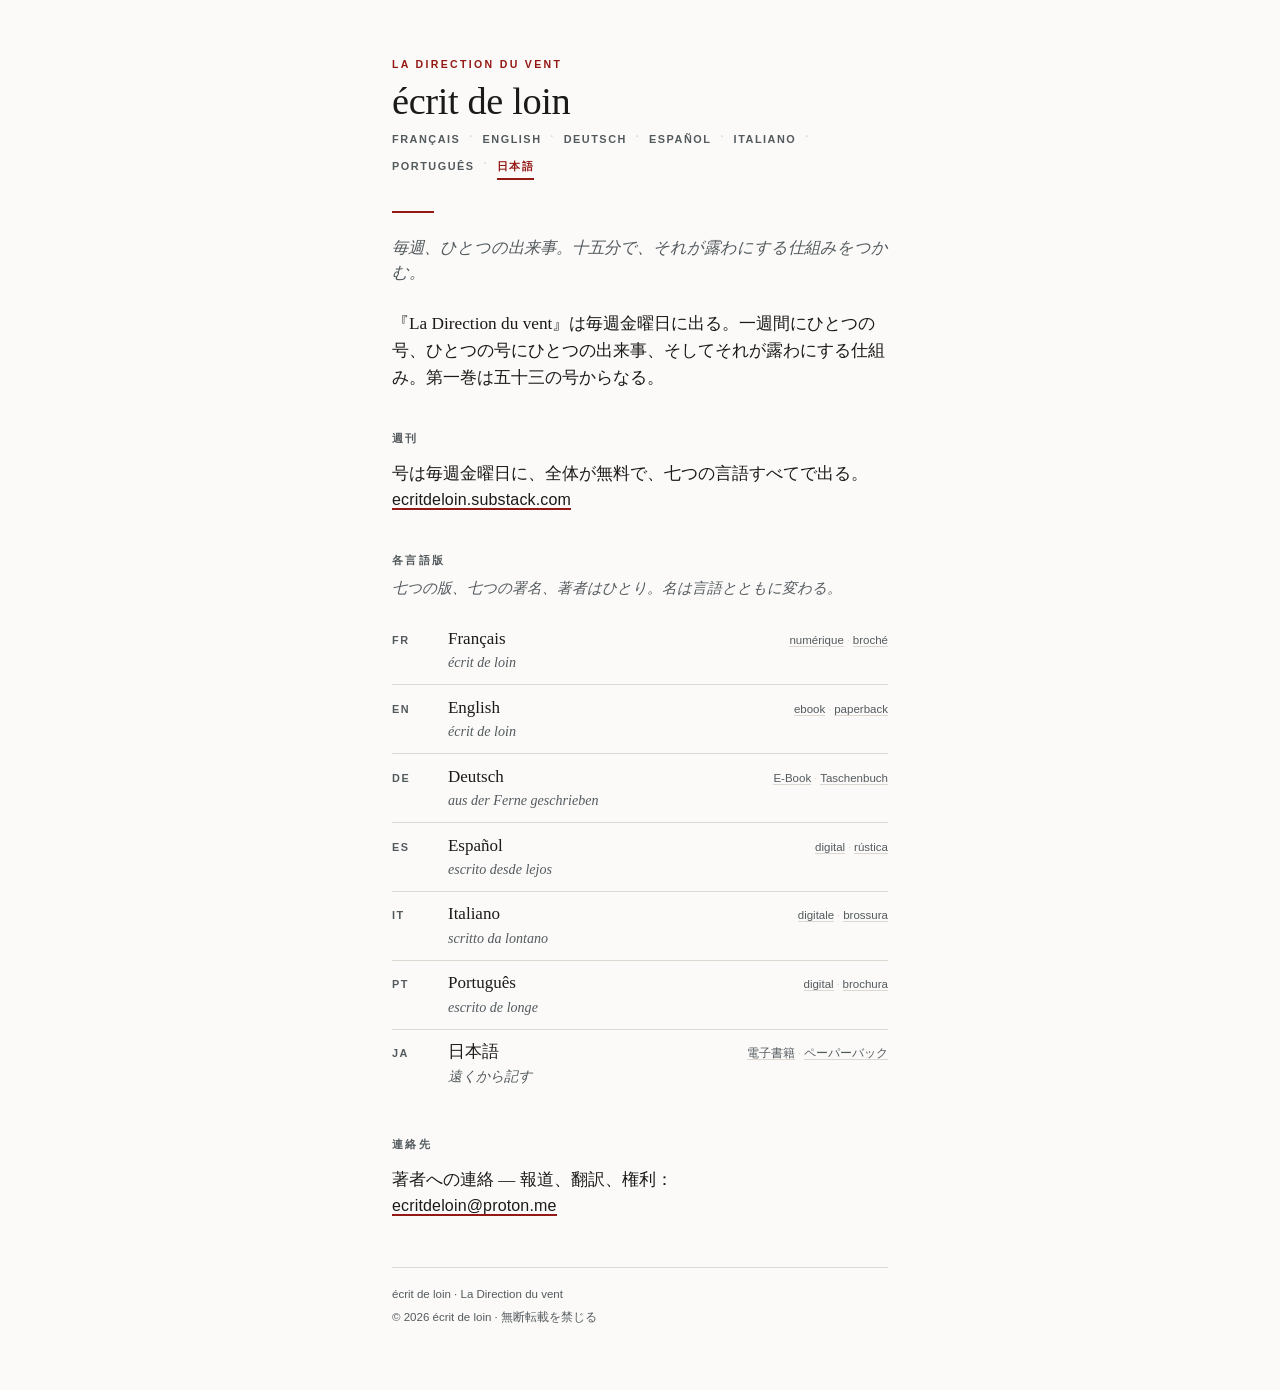
<file: ja/index.html>
<!doctype html>
<html lang="ja">
<head>
<meta charset="utf-8">
<meta name="viewport" content="width=device-width,initial-scale=1">
<title>毎週、ひとつの出来事 — La Direction du vent</title>
<meta name="description" content="十五分で、それが露わにする仕組みをつかむ。毎週金曜日にひとつの号。第一巻は五十三の号からなり、七つの言語で存在する。">
<link rel="canonical" href="https://ecritdeloin.github.io/ja/">
<link rel="alternate" hreflang="x-default" href="https://ecritdeloin.github.io/">
<link rel="alternate" hreflang="fr" href="https://ecritdeloin.github.io/fr/">
<link rel="alternate" hreflang="en" href="https://ecritdeloin.github.io/en/">
<link rel="alternate" hreflang="de" href="https://ecritdeloin.github.io/de/">
<link rel="alternate" hreflang="es" href="https://ecritdeloin.github.io/es/">
<link rel="alternate" hreflang="it" href="https://ecritdeloin.github.io/it/">
<link rel="alternate" hreflang="pt" href="https://ecritdeloin.github.io/pt/">
<link rel="alternate" hreflang="ja" href="https://ecritdeloin.github.io/ja/">
<link rel="icon" type="image/png" href="https://ecritdeloin.github.io/logo.png">
<meta property="og:type" content="website">
<meta property="og:site_name" content="La Direction du vent">
<meta property="og:title" content="毎週、ひとつの出来事 — La Direction du vent">
<meta property="og:description" content="十五分で、それが露わにする仕組みをつかむ。毎週金曜日にひとつの号。第一巻は五十三の号からなり、七つの言語で存在する。">
<meta property="og:url" content="https://ecritdeloin.github.io/ja/">
<meta property="og:locale" content="ja_JP">
<meta property="og:locale:alternate" content="fr_FR">
<meta property="og:locale:alternate" content="en_GB">
<meta property="og:locale:alternate" content="de_DE">
<meta property="og:locale:alternate" content="es_ES">
<meta property="og:locale:alternate" content="it_IT">
<meta property="og:locale:alternate" content="pt_PT">
<meta property="og:image" content="https://ecritdeloin.github.io/logo.png">
<meta name="twitter:card" content="summary">
<meta name="twitter:title" content="毎週、ひとつの出来事 — La Direction du vent">
<meta name="twitter:description" content="十五分で、それが露わにする仕組みをつかむ。毎週金曜日にひとつの号。第一巻は五十三の号からなり、七つの言語で存在する。">
<meta name="twitter:image" content="https://ecritdeloin.github.io/logo.png">
<style>
  :root{
    --paper:#fbfaf8; --ink:#1a1a1a; --steel:#535a5e;
    --cayenne:#941914; --rule:#dcd7d1;
    --serif:"Iowan Old Style","Palatino Linotype",Palatino,Georgia,"Times New Roman",serif;
    --sans:"Helvetica Neue",Helvetica,Arial,sans-serif;
  }
  *{box-sizing:border-box}
  body{
    margin:0; background:var(--paper); color:var(--ink);
    font-family:var(--serif); font-size:17px; line-height:1.55;
    -webkit-font-smoothing:antialiased;
  }
  .sheet{max-width:34rem; margin:0 auto; padding:3.5rem 1.5rem 4rem}

  .rub{
    font-family:var(--sans); font-size:.66rem; font-weight:600;
    letter-spacing:.22em; text-transform:uppercase; color:var(--cayenne);
    margin:0 0 .5rem;
  }
  h1{
    font-family:var(--serif); font-weight:400; font-size:2.4rem; line-height:1.1;
    margin:0 0 .35rem; letter-spacing:-.01em;
  }
  .sub{
    font-style:italic; color:var(--steel); margin:0 0 1.6rem; font-size:1.02rem;
  }
  hr{border:0; border-top:1px solid var(--rule); margin:1.8rem 0}
  .keyline{border:0; border-top:2px solid var(--cayenne); width:2.6rem; margin:1.4rem 0}

  p{margin:0 0 1rem}
  .lede{font-size:1.08rem}

  h2{
    font-family:var(--sans); font-size:.66rem; font-weight:600;
    letter-spacing:.22em; text-transform:uppercase; color:var(--steel);
    margin:2.4rem 0 .9rem;
  }

  /* — sélecteur de langue — */
  .picker{
    display:flex; flex-wrap:wrap; gap:.1rem .55rem;
    font-family:var(--sans); font-size:.68rem; font-weight:600;
    letter-spacing:.14em; text-transform:uppercase;
    margin:0 0 1.9rem;
  }
  .picker button{
    font:inherit; letter-spacing:inherit; text-transform:inherit;
    background:none; border:0; padding:.2rem 0; cursor:pointer;
    color:var(--steel); border-bottom:2px solid transparent;
  }
  .picker button:hover{color:var(--cayenne)}
  .picker button[aria-current="true"]{color:var(--cayenne); border-bottom-color:var(--cayenne)}
  .picker .sep{color:var(--rule)}

  /* pages statiques : le sélecteur est fait de liens, pas de boutons */
  .picker a{
    font:inherit; letter-spacing:inherit; text-transform:inherit;
    color:var(--steel); text-decoration:none;
    padding:.2rem 0; border-bottom:2px solid transparent;
  }
  .picker a:hover{color:var(--cayenne)}
  .picker .ici{
    color:var(--cayenne); border-bottom:2px solid var(--cayenne);
    padding:.2rem 0;
  }

  /* sans JS, les sept blocs restent visibles et lisibles */
  .say:not([hidden]) + .say:not([hidden]),
  .ct:not([hidden]) + .ct:not([hidden]){border-top:1px dotted var(--rule); padding-top:1.1rem; margin-top:1.1rem}

  /* — liste des éditions — */
  .nt{font-style:italic; color:var(--steel); font-size:.92rem; margin:-.35rem 0 1rem}
  ul.ed{list-style:none; margin:0; padding:0}
  ul.ed li{
    display:flex; gap:.9rem; align-items:baseline;
    padding:.62rem 0; border-bottom:1px solid var(--rule);
  }
  ul.ed li:last-child{border-bottom:0}
  .lang{
    font-family:var(--sans); font-size:.68rem; font-weight:600; letter-spacing:.14em;
    text-transform:uppercase; color:var(--steel); flex:0 0 2.6rem;
  }
  .ed-t{flex:1 1 auto}
  .ed-t .who{display:block; font-style:italic; color:var(--steel); font-size:.88rem}
  .fmt{font-family:var(--sans); font-size:.72rem; white-space:nowrap; color:var(--steel)}
  .fmt a{color:var(--steel); text-decoration:none; border-bottom:1px solid var(--rule)}
  .fmt a:hover{color:var(--cayenne); border-bottom-color:var(--cayenne)}
  .fmt .dot{padding:0 .18rem; color:var(--rule)}

  .mail{
    font-family:var(--sans); font-size:1rem; letter-spacing:.01em;
    color:var(--ink); text-decoration:none; border-bottom:2px solid var(--cayenne);
  }
  .mail:hover{color:var(--cayenne)}

  footer{
    margin-top:3rem; padding-top:1.1rem; border-top:1px solid var(--rule);
    font-family:var(--sans); font-size:.72rem; color:var(--steel);
  }
  footer .rights{display:block; margin-top:.3rem}

  @media (max-width:30rem){
    .sheet{padding:2.4rem 1.15rem 3rem}
    h1{font-size:2rem}
    ul.ed li{flex-wrap:wrap; gap:.35rem .9rem}
    .lang{flex-basis:100%}
    .fmt{flex-basis:100%}
  }
</style>
</head>
<body>
<div class="sheet">

  <p class="rub">La Direction du vent</p>
  <h1>écrit de loin</h1>

  <nav class="picker" aria-label="言語">
    <a href="https://ecritdeloin.github.io/fr/" lang="fr" hreflang="fr">Français</a><span class="sep">·</span><a href="https://ecritdeloin.github.io/en/" lang="en" hreflang="en">English</a><span class="sep">·</span><a href="https://ecritdeloin.github.io/de/" lang="de" hreflang="de">Deutsch</a><span class="sep">·</span><a href="https://ecritdeloin.github.io/es/" lang="es" hreflang="es">Español</a><span class="sep">·</span><a href="https://ecritdeloin.github.io/it/" lang="it" hreflang="it">Italiano</a><span class="sep">·</span><a href="https://ecritdeloin.github.io/pt/" lang="pt" hreflang="pt">Português</a><span class="sep">·</span><span class="ici" lang="ja" aria-current="page">日本語</span>
  </nav>

  <hr class="keyline">

  <div lang="ja">
    <p class="sub">毎週、ひとつの出来事。十五分で、それが露わにする仕組みをつかむ。</p>
    <p class="lede">『La Direction du vent』は毎週金曜日に出る。一週間にひとつの号、ひとつの号にひとつの出来事、そしてそれが露わにする仕組み。第一巻は五十三の号からなる。</p>
  </div>

  <h2 class="hd">週刊</h2>

  <div lang="ja"><p>号は毎週金曜日に、全体が無料で、七つの言語すべてで出る。<br>
  <a class="mail" href="https://ecritdeloin.substack.com">ecritdeloin.substack.com</a></p></div>

  <h2 class="hd">各言語版</h2>

  <p class="nt" lang="ja">七つの版、七つの署名、著者はひとり。名は言語とともに変わる。</p>

  <ul class="ed">
    <li>
      <span class="lang">FR</span>
      <span class="ed-t" lang="fr">Français<span class="who">écrit de loin</span></span>
      <span class="fmt" lang="fr"><a href="https://www.amazon.fr/dp/B0HHJQWG64">numérique</a><span class="dot">·</span><a href="https://www.amazon.fr/dp/B0HHJSZKZ5">broché</a></span>
    </li>
    <li>
      <span class="lang">EN</span>
      <span class="ed-t" lang="en">English<span class="who">écrit de loin</span></span>
      <span class="fmt" lang="en"><a href="https://www.amazon.com/dp/B0HHFZFDJ3">ebook</a><span class="dot">·</span><a href="https://www.amazon.com/dp/B0HHJ3MZLS">paperback</a></span>
    </li>
    <li>
      <span class="lang">DE</span>
      <span class="ed-t" lang="de">Deutsch<span class="who">aus der Ferne geschrieben</span></span>
      <span class="fmt" lang="de"><a href="https://www.amazon.de/dp/B0HHJSJW9L">E-Book</a><span class="dot">·</span><a href="https://www.amazon.de/dp/B0HHJXKGLG">Taschenbuch</a></span>
    </li>
    <li>
      <span class="lang">ES</span>
      <span class="ed-t" lang="es">Español<span class="who">escrito desde lejos</span></span>
      <span class="fmt" lang="es"><a href="https://www.amazon.es/dp/B0HHJVWYWV">digital</a><span class="dot">·</span><a href="https://www.amazon.es/dp/B0HHK5GX8Z">rústica</a></span>
    </li>
    <li>
      <span class="lang">IT</span>
      <span class="ed-t" lang="it">Italiano<span class="who">scritto da lontano</span></span>
      <span class="fmt" lang="it"><a href="https://www.amazon.it/dp/B0HHL5JHBM">digitale</a><span class="dot">·</span><a href="https://www.amazon.it/dp/B0HHKNQSZ2">brossura</a></span>
    </li>
    <li>
      <span class="lang">PT</span>
      <span class="ed-t" lang="pt">Português<span class="who">escrito de longe</span></span>
      <span class="fmt" lang="pt"><a href="https://www.amazon.com.br/dp/B0HHK7PK4W">digital</a><span class="dot">·</span><a href="https://www.amazon.com.br/dp/B0HHLD9Z6T">brochura</a></span>
    </li>
    <li>
      <span class="lang">JA</span>
      <span class="ed-t" lang="ja">日本語<span class="who">遠くから記す</span></span>
      <span class="fmt" lang="ja"><a href="https://www.amazon.co.jp/dp/B0HHNVQ7XV">電子書籍</a><span class="dot">·</span><a href="https://www.amazon.co.jp/dp/B0HHSJ1YGT">ペーパーバック</a></span>
    </li>
  </ul>

  <h2 class="hd">連絡先</h2>

  <div lang="ja"><p>著者への連絡 — 報道、翻訳、権利：<br>
  <a class="mail" href="mailto:ecritdeloin@proton.me">ecritdeloin@proton.me</a></p></div>

  <footer>
    écrit de loin · La Direction du vent
    <span class="rights">© 2026 écrit de loin · 無断転載を禁じる</span>
  </footer>

</div>
</body>
</html>
</file>
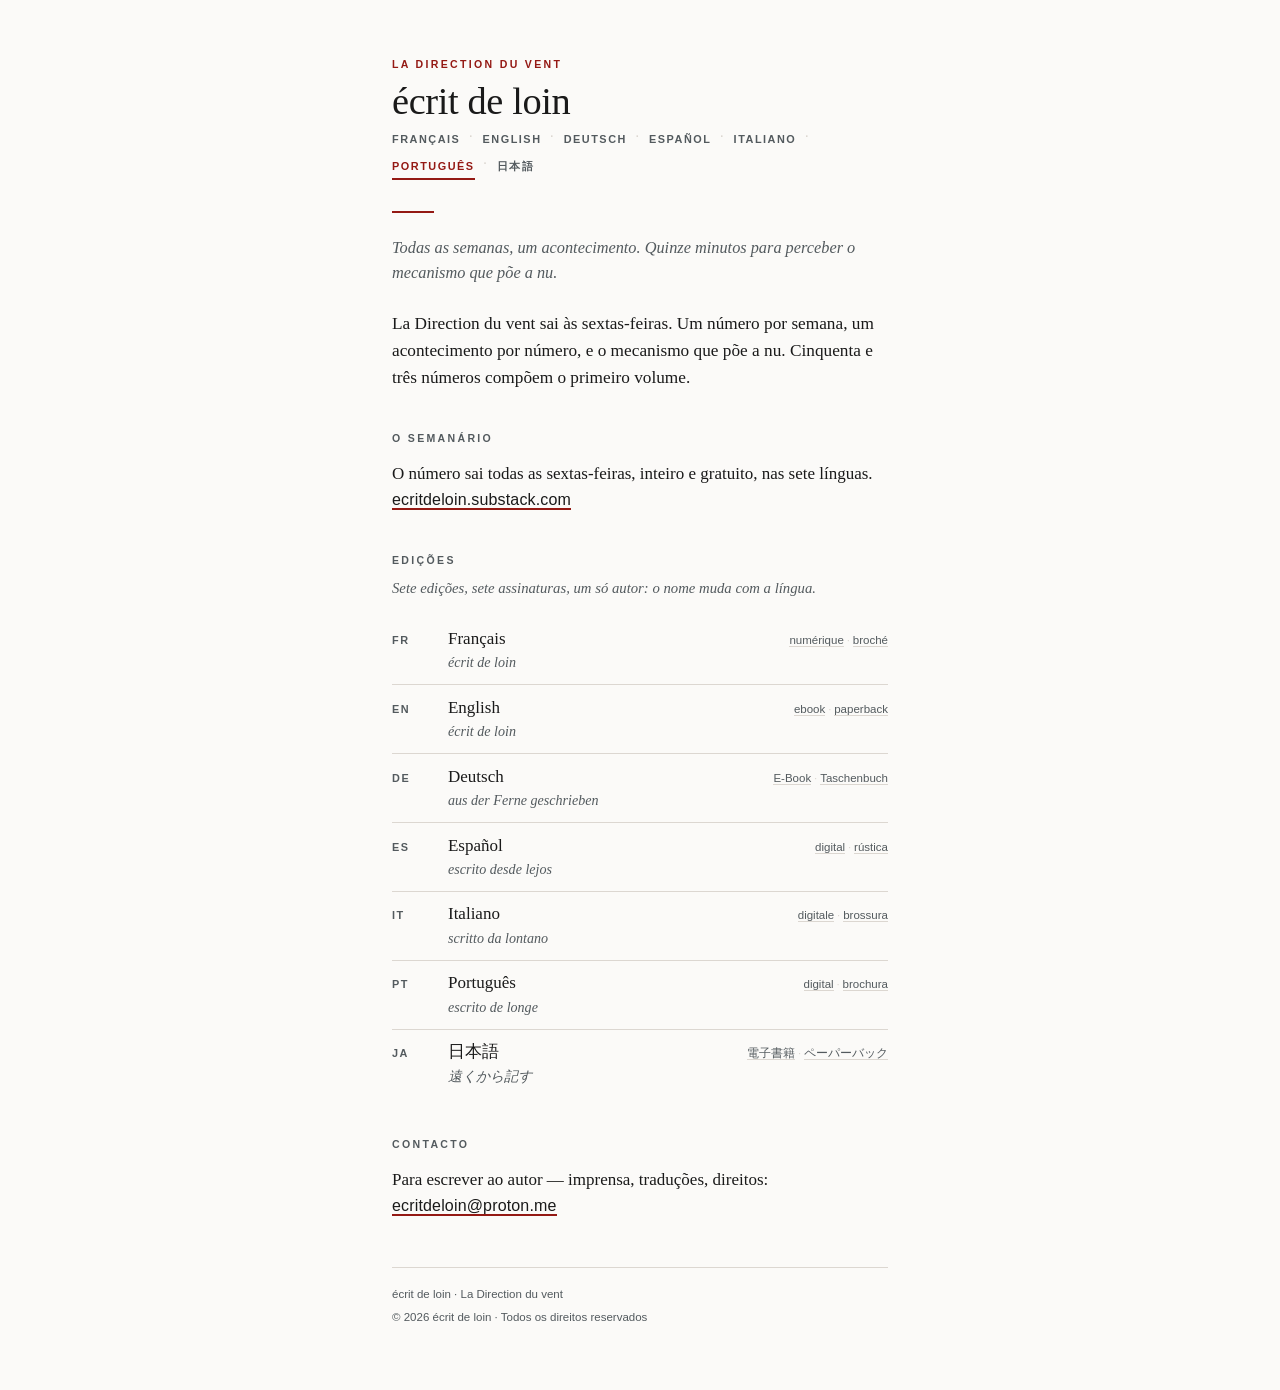
<file: pt/index.html>
<!doctype html>
<html lang="pt">
<head>
<meta charset="utf-8">
<meta name="viewport" content="width=device-width,initial-scale=1">
<title>Todas as semanas, um acontecimento — La Direction du vent</title>
<meta name="description" content="Quinze minutos para perceber o mecanismo que põe a nu. Um número por semana, às sextas-feiras. Cinquenta e três números compõem o primeiro volume, em sete línguas.">
<link rel="canonical" href="https://ecritdeloin.github.io/pt/">
<link rel="alternate" hreflang="x-default" href="https://ecritdeloin.github.io/">
<link rel="alternate" hreflang="fr" href="https://ecritdeloin.github.io/fr/">
<link rel="alternate" hreflang="en" href="https://ecritdeloin.github.io/en/">
<link rel="alternate" hreflang="de" href="https://ecritdeloin.github.io/de/">
<link rel="alternate" hreflang="es" href="https://ecritdeloin.github.io/es/">
<link rel="alternate" hreflang="it" href="https://ecritdeloin.github.io/it/">
<link rel="alternate" hreflang="pt" href="https://ecritdeloin.github.io/pt/">
<link rel="alternate" hreflang="ja" href="https://ecritdeloin.github.io/ja/">
<link rel="icon" type="image/png" href="https://ecritdeloin.github.io/logo.png">
<meta property="og:type" content="website">
<meta property="og:site_name" content="La Direction du vent">
<meta property="og:title" content="Todas as semanas, um acontecimento — La Direction du vent">
<meta property="og:description" content="Quinze minutos para perceber o mecanismo que põe a nu. Um número por semana, às sextas-feiras. Cinquenta e três números compõem o primeiro volume, em sete línguas.">
<meta property="og:url" content="https://ecritdeloin.github.io/pt/">
<meta property="og:locale" content="pt_PT">
<meta property="og:locale:alternate" content="fr_FR">
<meta property="og:locale:alternate" content="en_GB">
<meta property="og:locale:alternate" content="de_DE">
<meta property="og:locale:alternate" content="es_ES">
<meta property="og:locale:alternate" content="it_IT">
<meta property="og:locale:alternate" content="ja_JP">
<meta property="og:image" content="https://ecritdeloin.github.io/logo.png">
<meta name="twitter:card" content="summary">
<meta name="twitter:title" content="Todas as semanas, um acontecimento — La Direction du vent">
<meta name="twitter:description" content="Quinze minutos para perceber o mecanismo que põe a nu. Um número por semana, às sextas-feiras. Cinquenta e três números compõem o primeiro volume, em sete línguas.">
<meta name="twitter:image" content="https://ecritdeloin.github.io/logo.png">
<style>
  :root{
    --paper:#fbfaf8; --ink:#1a1a1a; --steel:#535a5e;
    --cayenne:#941914; --rule:#dcd7d1;
    --serif:"Iowan Old Style","Palatino Linotype",Palatino,Georgia,"Times New Roman",serif;
    --sans:"Helvetica Neue",Helvetica,Arial,sans-serif;
  }
  *{box-sizing:border-box}
  body{
    margin:0; background:var(--paper); color:var(--ink);
    font-family:var(--serif); font-size:17px; line-height:1.55;
    -webkit-font-smoothing:antialiased;
  }
  .sheet{max-width:34rem; margin:0 auto; padding:3.5rem 1.5rem 4rem}

  .rub{
    font-family:var(--sans); font-size:.66rem; font-weight:600;
    letter-spacing:.22em; text-transform:uppercase; color:var(--cayenne);
    margin:0 0 .5rem;
  }
  h1{
    font-family:var(--serif); font-weight:400; font-size:2.4rem; line-height:1.1;
    margin:0 0 .35rem; letter-spacing:-.01em;
  }
  .sub{
    font-style:italic; color:var(--steel); margin:0 0 1.6rem; font-size:1.02rem;
  }
  hr{border:0; border-top:1px solid var(--rule); margin:1.8rem 0}
  .keyline{border:0; border-top:2px solid var(--cayenne); width:2.6rem; margin:1.4rem 0}

  p{margin:0 0 1rem}
  .lede{font-size:1.08rem}

  h2{
    font-family:var(--sans); font-size:.66rem; font-weight:600;
    letter-spacing:.22em; text-transform:uppercase; color:var(--steel);
    margin:2.4rem 0 .9rem;
  }

  /* — sélecteur de langue — */
  .picker{
    display:flex; flex-wrap:wrap; gap:.1rem .55rem;
    font-family:var(--sans); font-size:.68rem; font-weight:600;
    letter-spacing:.14em; text-transform:uppercase;
    margin:0 0 1.9rem;
  }
  .picker button{
    font:inherit; letter-spacing:inherit; text-transform:inherit;
    background:none; border:0; padding:.2rem 0; cursor:pointer;
    color:var(--steel); border-bottom:2px solid transparent;
  }
  .picker button:hover{color:var(--cayenne)}
  .picker button[aria-current="true"]{color:var(--cayenne); border-bottom-color:var(--cayenne)}
  .picker .sep{color:var(--rule)}

  /* pages statiques : le sélecteur est fait de liens, pas de boutons */
  .picker a{
    font:inherit; letter-spacing:inherit; text-transform:inherit;
    color:var(--steel); text-decoration:none;
    padding:.2rem 0; border-bottom:2px solid transparent;
  }
  .picker a:hover{color:var(--cayenne)}
  .picker .ici{
    color:var(--cayenne); border-bottom:2px solid var(--cayenne);
    padding:.2rem 0;
  }

  /* sans JS, les sept blocs restent visibles et lisibles */
  .say:not([hidden]) + .say:not([hidden]),
  .ct:not([hidden]) + .ct:not([hidden]){border-top:1px dotted var(--rule); padding-top:1.1rem; margin-top:1.1rem}

  /* — liste des éditions — */
  .nt{font-style:italic; color:var(--steel); font-size:.92rem; margin:-.35rem 0 1rem}
  ul.ed{list-style:none; margin:0; padding:0}
  ul.ed li{
    display:flex; gap:.9rem; align-items:baseline;
    padding:.62rem 0; border-bottom:1px solid var(--rule);
  }
  ul.ed li:last-child{border-bottom:0}
  .lang{
    font-family:var(--sans); font-size:.68rem; font-weight:600; letter-spacing:.14em;
    text-transform:uppercase; color:var(--steel); flex:0 0 2.6rem;
  }
  .ed-t{flex:1 1 auto}
  .ed-t .who{display:block; font-style:italic; color:var(--steel); font-size:.88rem}
  .fmt{font-family:var(--sans); font-size:.72rem; white-space:nowrap; color:var(--steel)}
  .fmt a{color:var(--steel); text-decoration:none; border-bottom:1px solid var(--rule)}
  .fmt a:hover{color:var(--cayenne); border-bottom-color:var(--cayenne)}
  .fmt .dot{padding:0 .18rem; color:var(--rule)}

  .mail{
    font-family:var(--sans); font-size:1rem; letter-spacing:.01em;
    color:var(--ink); text-decoration:none; border-bottom:2px solid var(--cayenne);
  }
  .mail:hover{color:var(--cayenne)}

  footer{
    margin-top:3rem; padding-top:1.1rem; border-top:1px solid var(--rule);
    font-family:var(--sans); font-size:.72rem; color:var(--steel);
  }
  footer .rights{display:block; margin-top:.3rem}

  @media (max-width:30rem){
    .sheet{padding:2.4rem 1.15rem 3rem}
    h1{font-size:2rem}
    ul.ed li{flex-wrap:wrap; gap:.35rem .9rem}
    .lang{flex-basis:100%}
    .fmt{flex-basis:100%}
  }
</style>
</head>
<body>
<div class="sheet">

  <p class="rub">La Direction du vent</p>
  <h1>écrit de loin</h1>

  <nav class="picker" aria-label="Língua">
    <a href="https://ecritdeloin.github.io/fr/" lang="fr" hreflang="fr">Français</a><span class="sep">·</span><a href="https://ecritdeloin.github.io/en/" lang="en" hreflang="en">English</a><span class="sep">·</span><a href="https://ecritdeloin.github.io/de/" lang="de" hreflang="de">Deutsch</a><span class="sep">·</span><a href="https://ecritdeloin.github.io/es/" lang="es" hreflang="es">Español</a><span class="sep">·</span><a href="https://ecritdeloin.github.io/it/" lang="it" hreflang="it">Italiano</a><span class="sep">·</span><span class="ici" lang="pt" aria-current="page">Português</span><span class="sep">·</span><a href="https://ecritdeloin.github.io/ja/" lang="ja" hreflang="ja">日本語</a>
  </nav>

  <hr class="keyline">

  <div lang="pt">
    <p class="sub">Todas as semanas, um acontecimento. Quinze minutos para perceber o mecanismo que põe a nu.</p>
    <p class="lede">La Direction du vent sai às sextas-feiras. Um número por semana, um acontecimento por número, e o mecanismo que põe a nu. Cinquenta e três números compõem o primeiro volume.</p>
  </div>

  <h2 class="hd">O semanário</h2>

  <div lang="pt"><p>O número sai todas as sextas-feiras, inteiro e gratuito, nas sete línguas.<br>
  <a class="mail" href="https://ecritdeloin.substack.com">ecritdeloin.substack.com</a></p></div>

  <h2 class="hd">Edições</h2>

  <p class="nt" lang="pt">Sete edições, sete assinaturas, um só autor: o nome muda com a língua.</p>

  <ul class="ed">
    <li>
      <span class="lang">FR</span>
      <span class="ed-t" lang="fr">Français<span class="who">écrit de loin</span></span>
      <span class="fmt" lang="fr"><a href="https://www.amazon.fr/dp/B0HHJQWG64">numérique</a><span class="dot">·</span><a href="https://www.amazon.fr/dp/B0HHJSZKZ5">broché</a></span>
    </li>
    <li>
      <span class="lang">EN</span>
      <span class="ed-t" lang="en">English<span class="who">écrit de loin</span></span>
      <span class="fmt" lang="en"><a href="https://www.amazon.com/dp/B0HHFZFDJ3">ebook</a><span class="dot">·</span><a href="https://www.amazon.com/dp/B0HHJ3MZLS">paperback</a></span>
    </li>
    <li>
      <span class="lang">DE</span>
      <span class="ed-t" lang="de">Deutsch<span class="who">aus der Ferne geschrieben</span></span>
      <span class="fmt" lang="de"><a href="https://www.amazon.de/dp/B0HHJSJW9L">E-Book</a><span class="dot">·</span><a href="https://www.amazon.de/dp/B0HHJXKGLG">Taschenbuch</a></span>
    </li>
    <li>
      <span class="lang">ES</span>
      <span class="ed-t" lang="es">Español<span class="who">escrito desde lejos</span></span>
      <span class="fmt" lang="es"><a href="https://www.amazon.es/dp/B0HHJVWYWV">digital</a><span class="dot">·</span><a href="https://www.amazon.es/dp/B0HHK5GX8Z">rústica</a></span>
    </li>
    <li>
      <span class="lang">IT</span>
      <span class="ed-t" lang="it">Italiano<span class="who">scritto da lontano</span></span>
      <span class="fmt" lang="it"><a href="https://www.amazon.it/dp/B0HHL5JHBM">digitale</a><span class="dot">·</span><a href="https://www.amazon.it/dp/B0HHKNQSZ2">brossura</a></span>
    </li>
    <li>
      <span class="lang">PT</span>
      <span class="ed-t" lang="pt">Português<span class="who">escrito de longe</span></span>
      <span class="fmt" lang="pt"><a href="https://www.amazon.com.br/dp/B0HHK7PK4W">digital</a><span class="dot">·</span><a href="https://www.amazon.com.br/dp/B0HHLD9Z6T">brochura</a></span>
    </li>
    <li>
      <span class="lang">JA</span>
      <span class="ed-t" lang="ja">日本語<span class="who">遠くから記す</span></span>
      <span class="fmt" lang="ja"><a href="https://www.amazon.co.jp/dp/B0HHNVQ7XV">電子書籍</a><span class="dot">·</span><a href="https://www.amazon.co.jp/dp/B0HHSJ1YGT">ペーパーバック</a></span>
    </li>
  </ul>

  <h2 class="hd">Contacto</h2>

  <div lang="pt"><p>Para escrever ao autor — imprensa, traduções, direitos:<br>
  <a class="mail" href="mailto:ecritdeloin@proton.me">ecritdeloin@proton.me</a></p></div>

  <footer>
    écrit de loin · La Direction du vent
    <span class="rights">© 2026 écrit de loin · Todos os direitos reservados</span>
  </footer>

</div>
</body>
</html>
</file>
